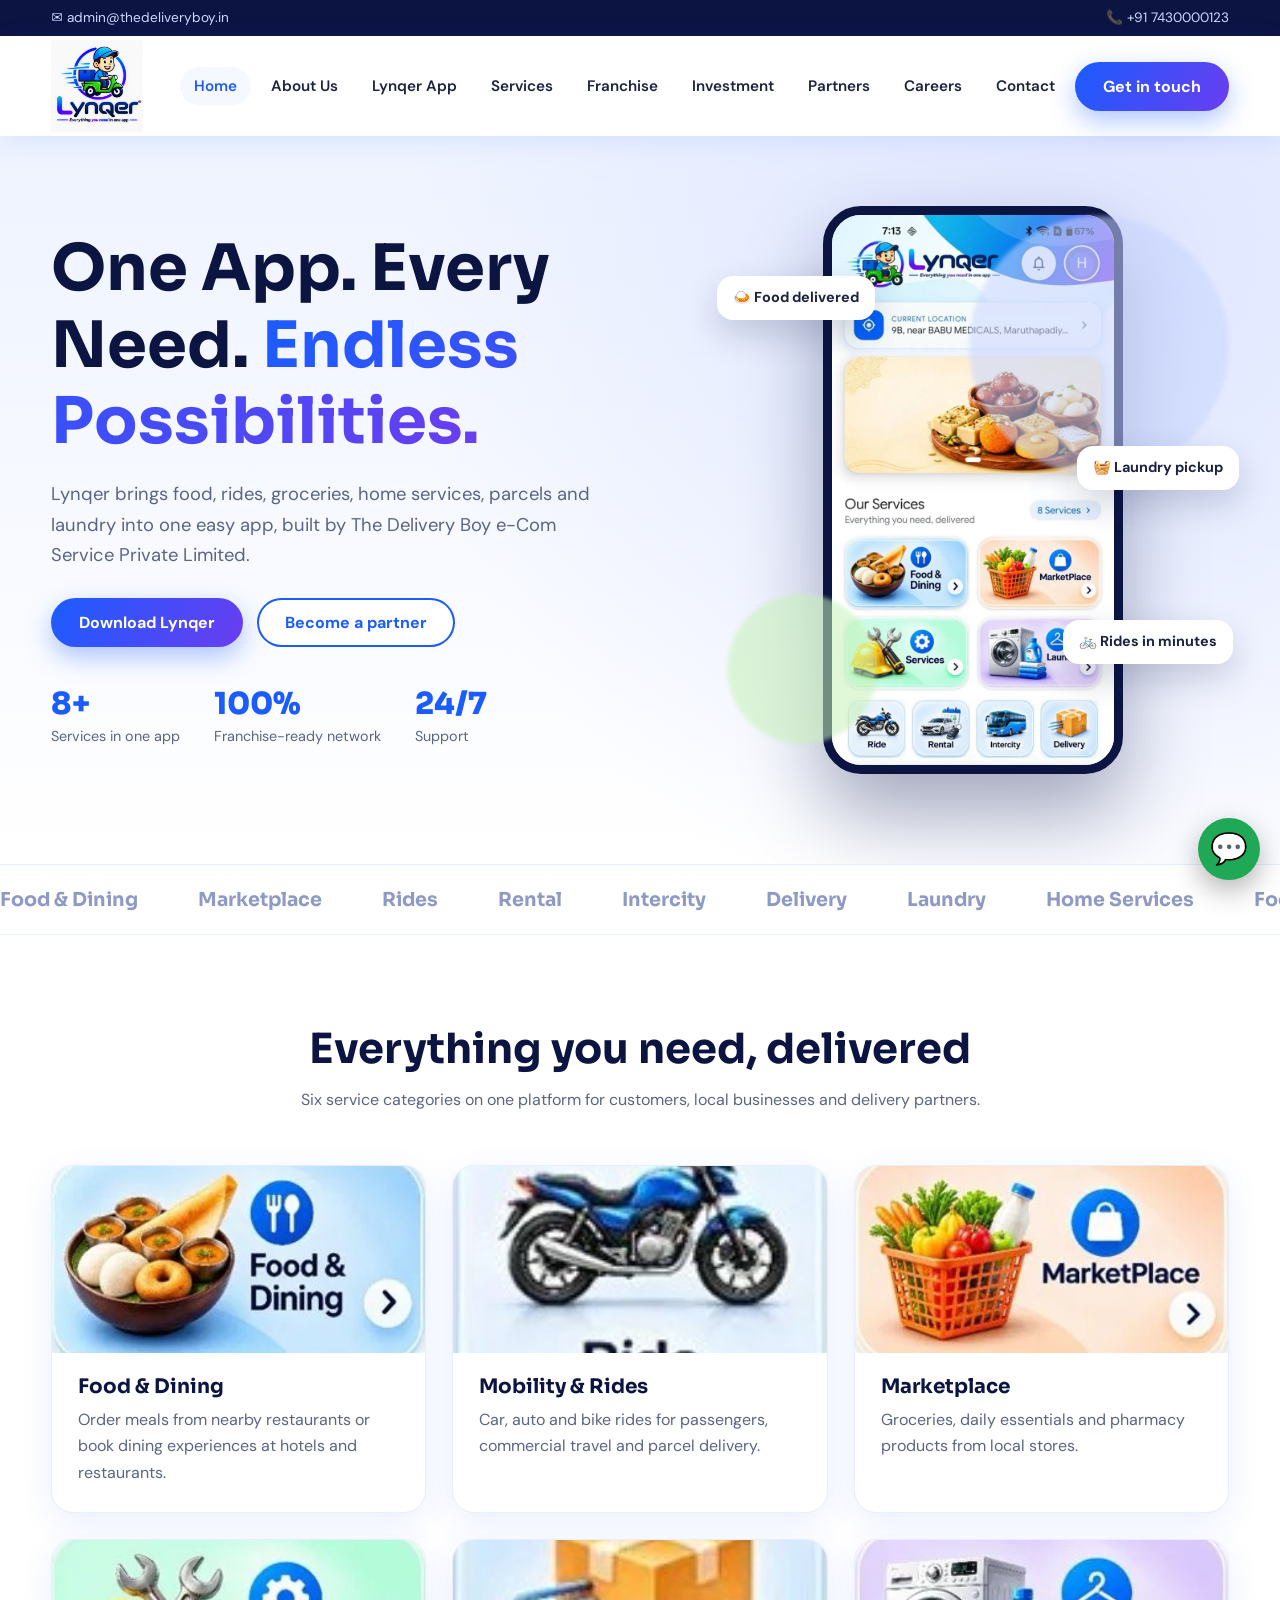
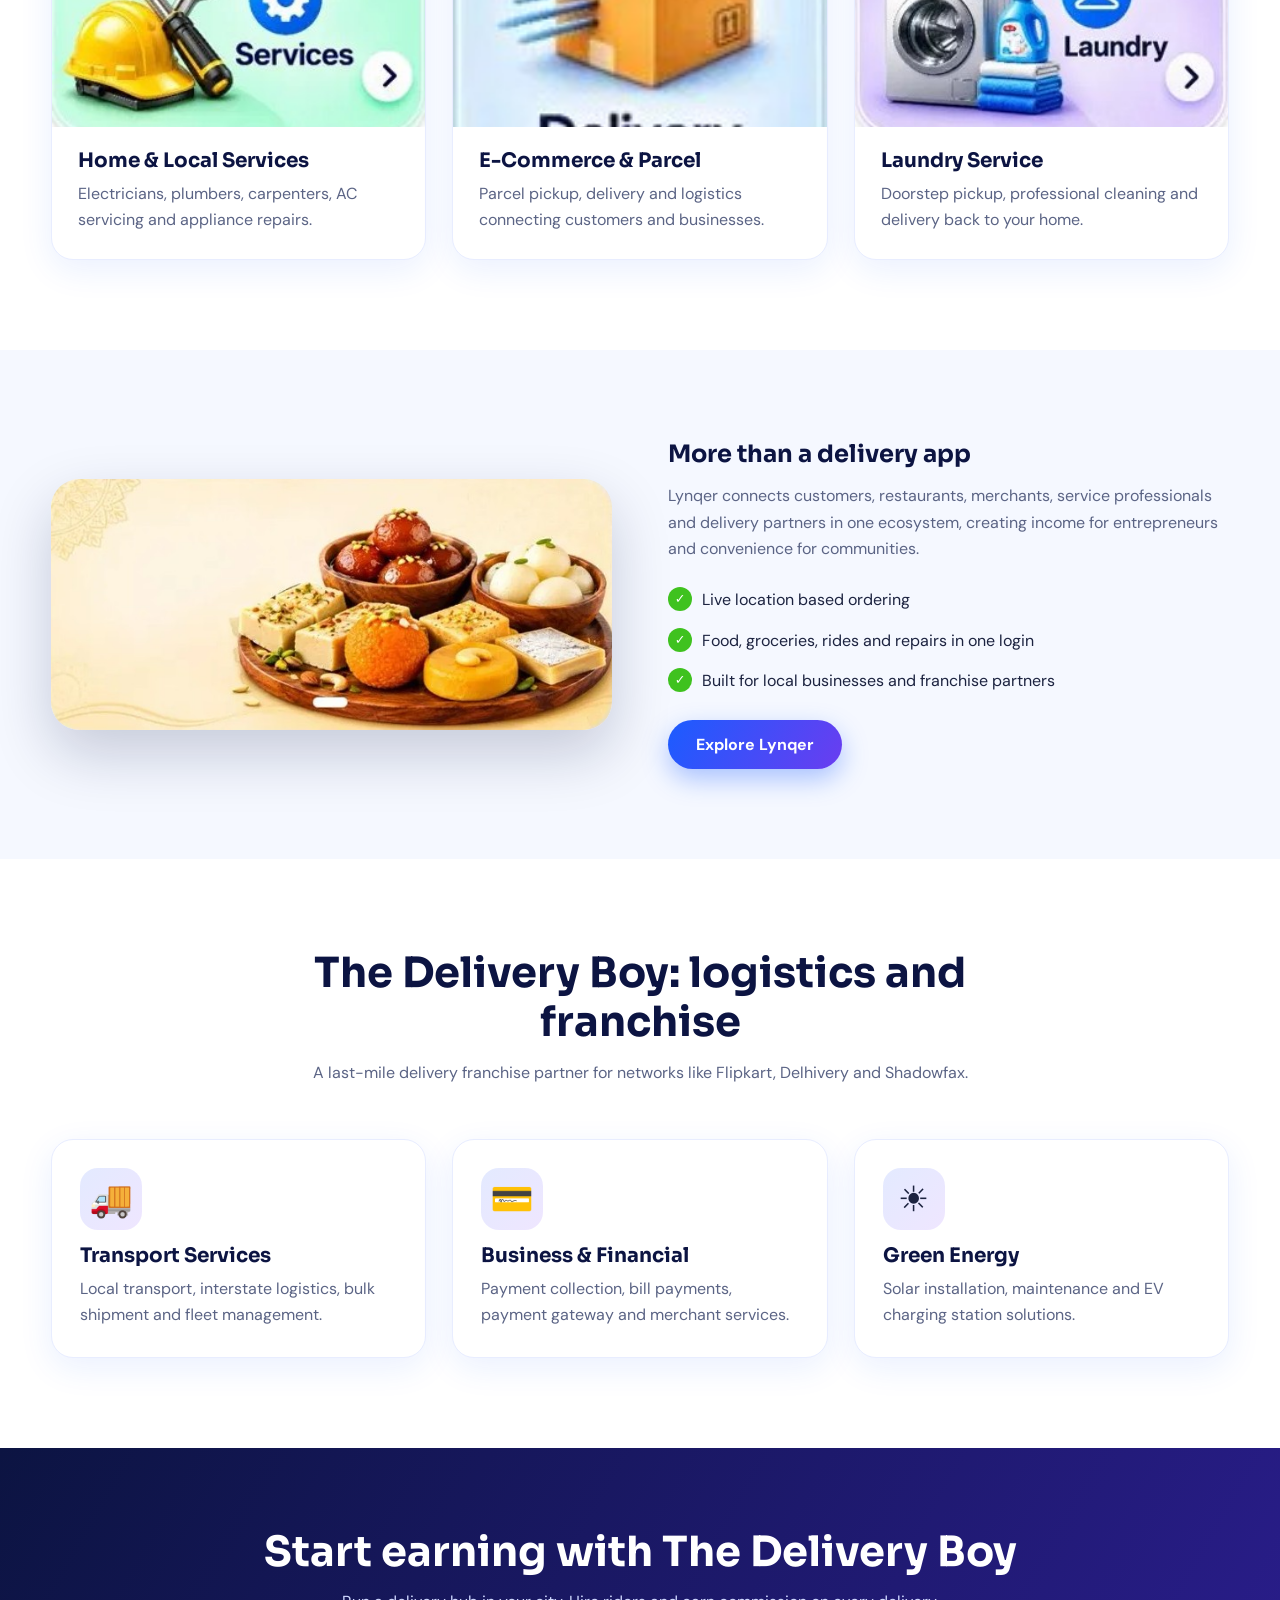
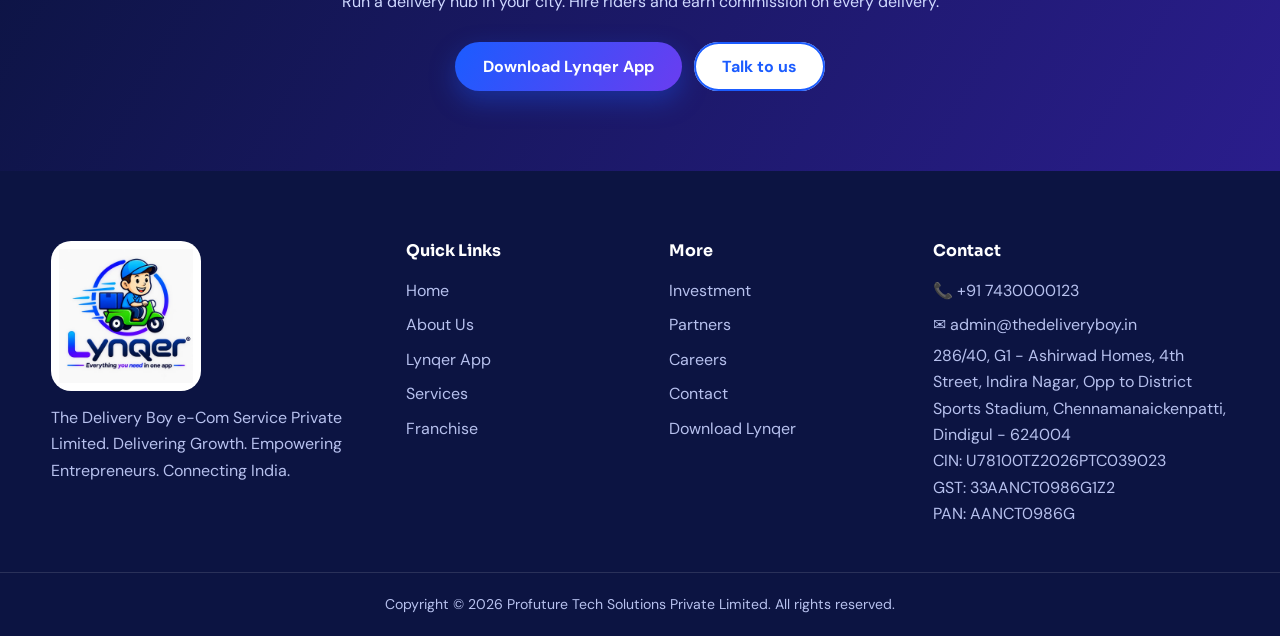
<file: site/index.html>
<!DOCTYPE html><html lang="en"><head><meta charset="utf-8"><meta name="viewport" content="width=device-width,initial-scale=1">
<title>Home | The Delivery Boy &amp; Lynqer</title><meta name="description" content="Lynqer - One App. Every Need. Endless Possibilities. Franchise, logistics and delivery by The Delivery Boy.">
<link rel="icon" href="assets/img/favicon.png"><link rel="preconnect" href="https://fonts.googleapis.com"><link rel="preconnect" href="https://fonts.gstatic.com" crossorigin>
<link href="https://fonts.googleapis.com/css2?family=DM+Sans:wght@400;500;700&family=Sora:wght@600;700;800&display=swap" rel="stylesheet">
<link rel="stylesheet" href="css/style.css"></head><body>
<div class="topbar"><div class="wrap"><span>✉ admin@thedeliveryboy.in</span><span>📞 +91 7430000123</span></div></div>
<header><div class="wrap"><a class="brand" href="index.html"><img src="assets/img/logo.png" alt="Lynqer - The Delivery Boy"></a>
<button class="burger" aria-label="Menu">☰</button><nav><ul><li><a href="index.html" class="on">Home</a></li><li><a href="about.html" class="">About Us</a></li><li><a href="lynqer.html" class="">Lynqer App</a></li><li><a href="services.html" class="">Services</a></li><li><a href="franchise.html" class="">Franchise</a></li><li><a href="investment.html" class="">Investment</a></li><li><a href="partners.html" class="">Partners</a></li><li><a href="careers.html" class="">Careers</a></li><li><a href="contact.html" class="">Contact</a></li><li><a class="btn" href="contact.html">Get in touch</a></li></ul></nav></div></header>

<section class="hero"><div class="wrap"><div><h1>One App. Every Need. <span class="grad">Endless Possibilities.</span></h1>
<p>Lynqer brings food, rides, groceries, home services, parcels and laundry into one easy app, built by The Delivery Boy e-Com Service Private Limited.</p>
<div class="cta"><a class="btn" href="#">Download Lynqer</a><a class="btn ghost" href="franchise.html">Become a partner</a></div>
<div class="stats"><div><b data-n="8" data-s="+">0</b><span>Services in one app</span></div><div><b data-n="100" data-s="%">0</b><span>Franchise-ready network</span></div><div><b data-n="24" data-s="/7">0</b><span>Support</span></div></div></div>
<div class="phone-stage"><div class="blob b1"></div><div class="blob b2"></div><div class="phone"><img src="assets/img/app-home.jpg" alt="Lynqer app home screen"></div>
<div class="chip c1">🍛 Food delivered</div><div class="chip c2">🚲 Rides in minutes</div><div class="chip c3">🧺 Laundry pickup</div></div></div></section>
<div class="marquee"><div><span>Food &amp; Dining</span><span>Marketplace</span><span>Rides</span><span>Rental</span><span>Intercity</span><span>Delivery</span><span>Laundry</span><span>Home Services</span><span>Food &amp; Dining</span><span>Marketplace</span><span>Rides</span><span>Rental</span><span>Intercity</span><span>Delivery</span><span>Laundry</span><span>Home Services</span></div></div>
<section class="sec"><div class="wrap"><div class="title rv"><h2>Everything you need, delivered</h2><p>Six service categories on one platform for customers, local businesses and delivery partners.</p></div><div class="grid g3"><div class="card svc rv"><img src="assets/img/food.jpg" alt="Food &amp; Dining"><div><h3>Food &amp; Dining</h3><p>Order meals from nearby restaurants or book dining experiences at hotels and restaurants.</p></div></div><div class="card svc rv"><img src="assets/img/ride.jpg" alt="Mobility &amp; Rides"><div><h3>Mobility &amp; Rides</h3><p>Car, auto and bike rides for passengers, commercial travel and parcel delivery.</p></div></div><div class="card svc rv"><img src="assets/img/market.jpg" alt="Marketplace"><div><h3>Marketplace</h3><p>Groceries, daily essentials and pharmacy products from local stores.</p></div></div><div class="card svc rv"><img src="assets/img/services.jpg" alt="Home &amp; Local Services"><div><h3>Home &amp; Local Services</h3><p>Electricians, plumbers, carpenters, AC servicing and appliance repairs.</p></div></div><div class="card svc rv"><img src="assets/img/delivery.jpg" alt="E-Commerce &amp; Parcel"><div><h3>E-Commerce &amp; Parcel</h3><p>Parcel pickup, delivery and logistics connecting customers and businesses.</p></div></div><div class="card svc rv"><img src="assets/img/laundry.jpg" alt="Laundry Service"><div><h3>Laundry Service</h3><p>Doorstep pickup, professional cleaning and delivery back to your home.</p></div></div></div></div></section>
<section class="sec alt"><div class="wrap split"><img class="big rv" src="assets/img/banner.jpg" alt="Lynqer offers"><div class="rv"><h2>More than a delivery app</h2><p style="margin:14px 0;color:var(--mute)">Lynqer connects customers, restaurants, merchants, service professionals and delivery partners in one ecosystem, creating income for entrepreneurs and convenience for communities.</p><ul class="ticks"><li>Live location based ordering</li><li>Food, groceries, rides and repairs in one login</li><li>Built for local businesses and franchise partners</li></ul><a class="btn" href="lynqer.html">Explore Lynqer</a></div></div></section>
<section class="sec"><div class="wrap"><div class="title rv"><h2>The Delivery Boy: logistics and franchise</h2><p>A last-mile delivery franchise partner for networks like Flipkart, Delhivery and Shadowfax.</p></div>
<div class="grid g3"><div class="card rv"><div class="ico">🚚</div><h3>Transport Services</h3><p>Local transport, interstate logistics, bulk shipment and fleet management.</p></div><div class="card rv"><div class="ico">💳</div><h3>Business &amp; Financial</h3><p>Payment collection, bill payments, payment gateway and merchant services.</p></div><div class="card rv"><div class="ico">☀️</div><h3>Green Energy</h3><p>Solar installation, maintenance and EV charging station solutions.</p></div></div></div></section>
<section class="band"><div class="wrap rv"><h2>Start earning with The Delivery Boy</h2><p>Run a delivery hub in your city. Hire riders and earn commission on every delivery.</p><div class="btns" style="justify-content:center"><a class="btn" href="#">Download Lynqer App</a><a class="btn ghost" href="contact.html">Talk to us</a></div></div></section>
<footer><div class="wrap"><div><div class="logo"><img src="assets/img/logo.png" alt="Lynqer"></div><p>The Delivery Boy e-Com Service Private Limited. Delivering Growth. Empowering Entrepreneurs. Connecting India.</p></div>
<div><h4>Quick Links</h4><a href="index.html">Home</a><a href="about.html">About Us</a><a href="lynqer.html">Lynqer App</a><a href="services.html">Services</a><a href="franchise.html">Franchise</a></div>
<div><h4>More</h4><a href="investment.html">Investment</a><a href="partners.html">Partners</a><a href="careers.html">Careers</a><a href="contact.html">Contact</a><a href="#">Download Lynqer</a></div>
<div><h4>Contact</h4><a href="tel:+917430000123">📞 +91 7430000123</a><a href="mailto:admin@thedeliveryboy.in">✉ admin@thedeliveryboy.in</a><p>286/40, G1 - Ashirwad Homes, 4th Street, Indira Nagar, Opp to District Sports Stadium, Chennamanaickenpatti, Dindigul - 624004</p>
<p>CIN: U78100TZ2026PTC039023<br>GST: 33AANCT0986G1Z2<br>PAN: AANCT0986G</p></div></div>
<div class="copy">Copyright © 2026 Profuture Tech Solutions Private Limited. All rights reserved.</div></footer>
<a class="wafloat" href="https://wa.me/917430000123?text=Hi%2C%20I%20want%20to%20know%20more%20about%20Lynqer" target="_blank" rel="noopener" aria-label="WhatsApp">💬</a>
<script src="js/main.js"></script></body></html>
</file>
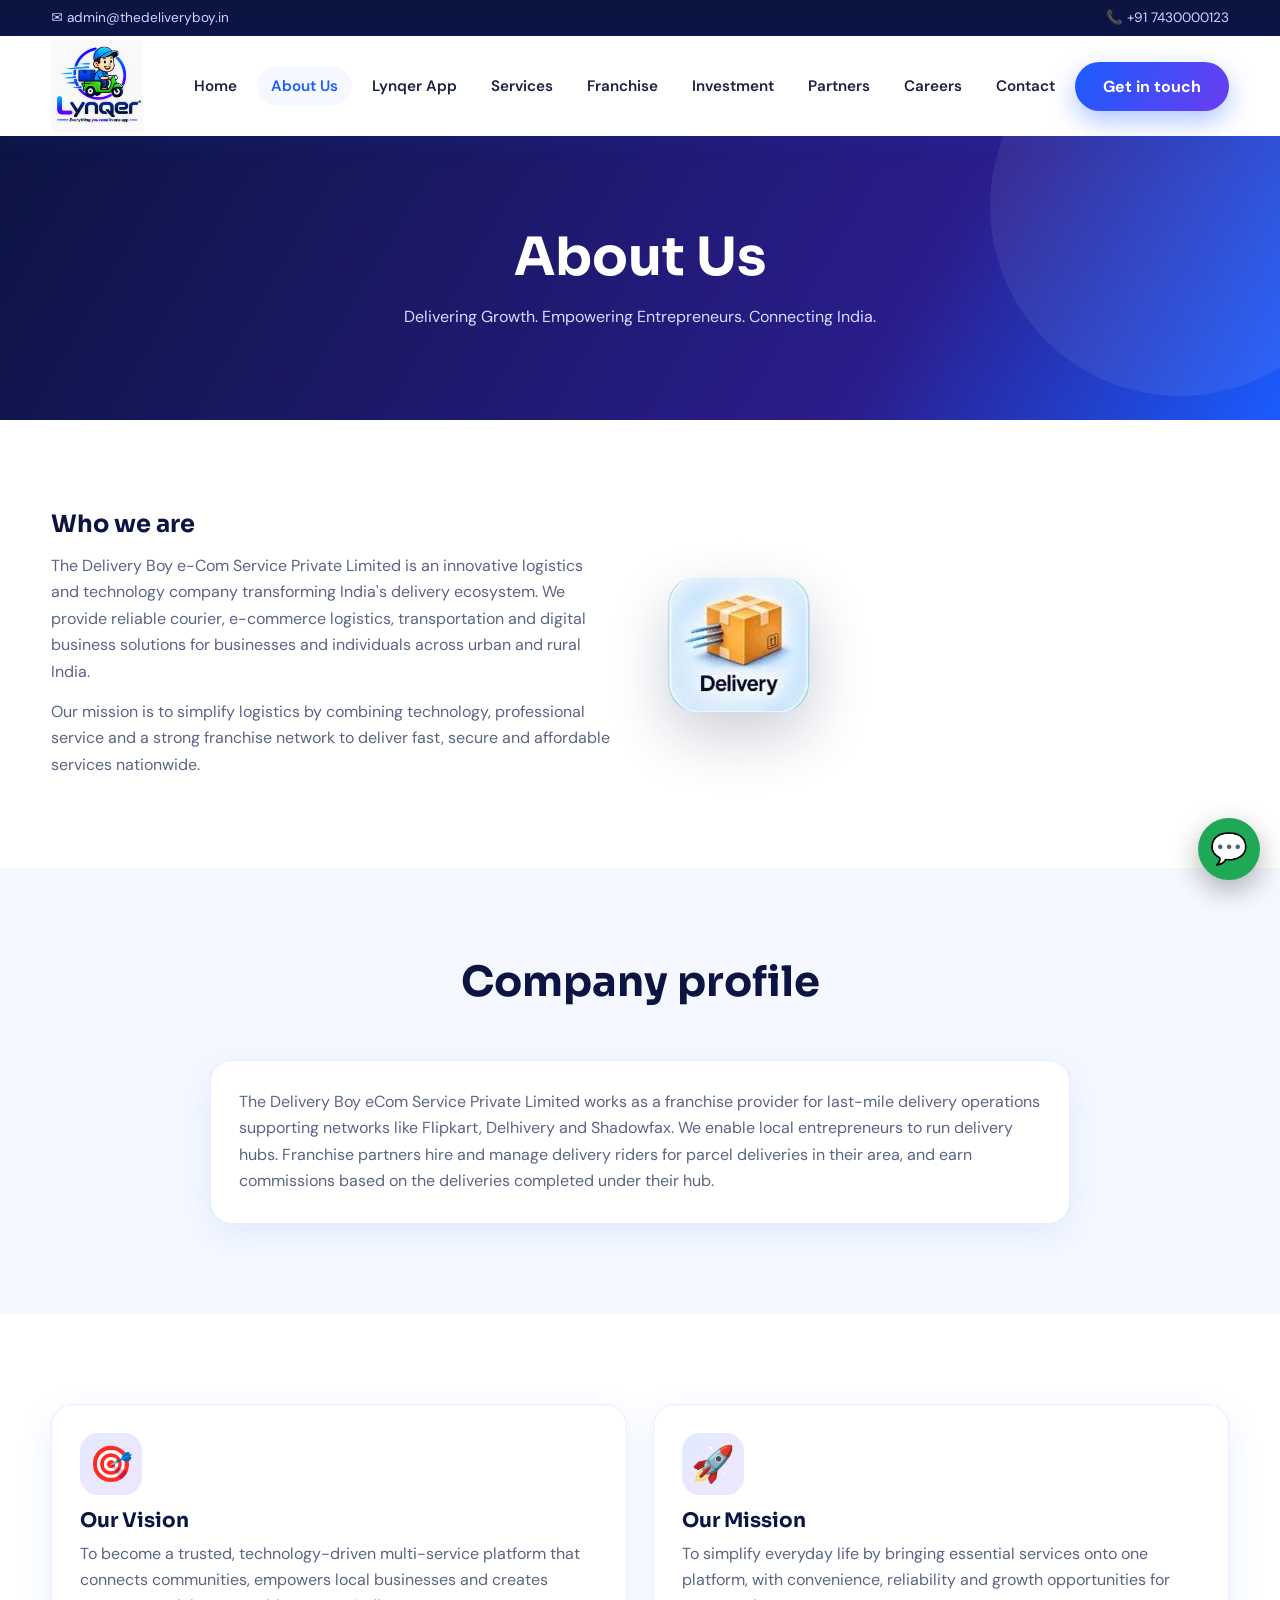
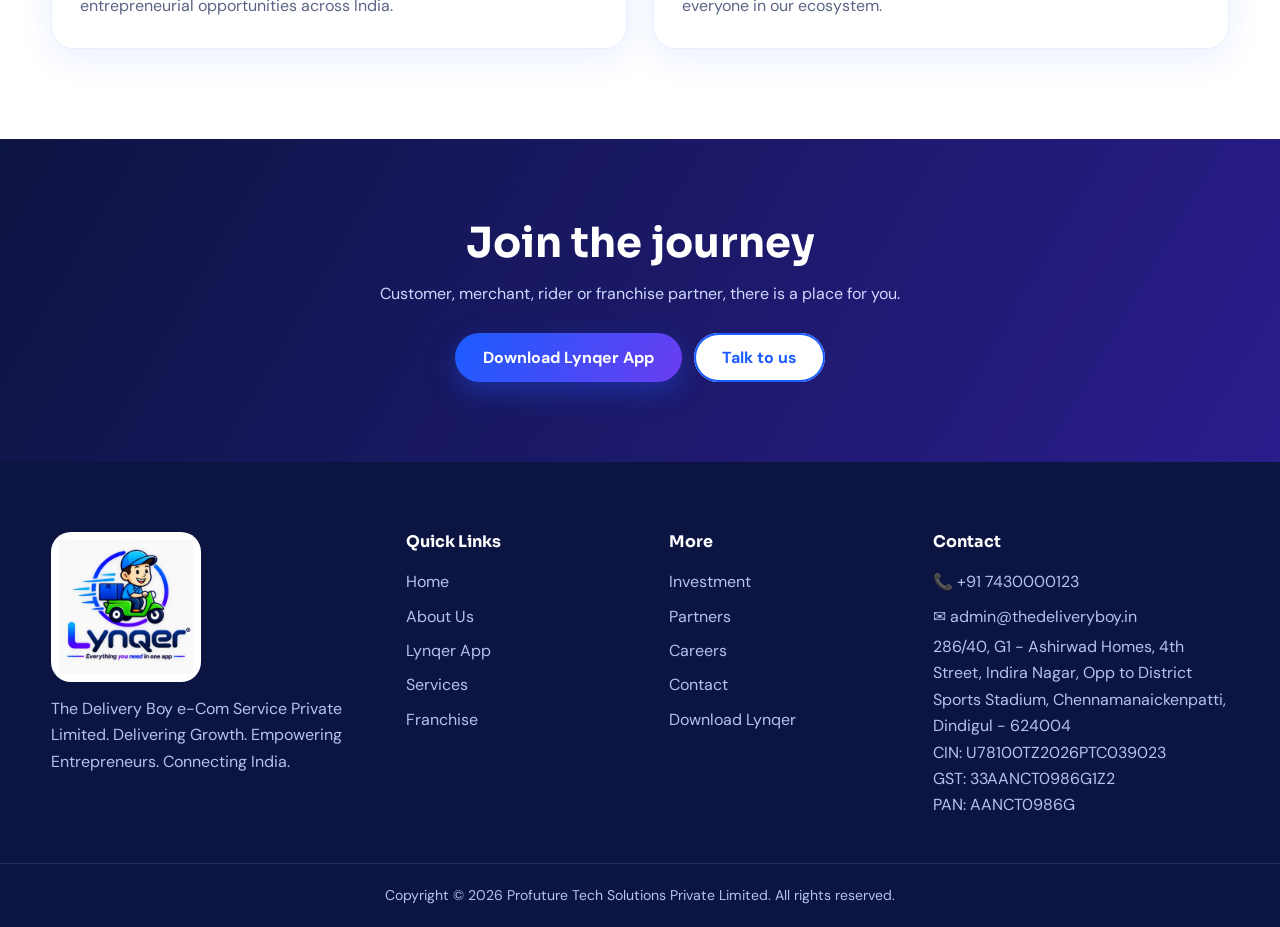
<file: site/about.html>
<!DOCTYPE html><html lang="en"><head><meta charset="utf-8"><meta name="viewport" content="width=device-width,initial-scale=1">
<title>About Us | The Delivery Boy &amp; Lynqer</title><meta name="description" content="About The Delivery Boy e-Com Service Private Limited and Lynqer.">
<link rel="icon" href="assets/img/favicon.png"><link rel="preconnect" href="https://fonts.googleapis.com"><link rel="preconnect" href="https://fonts.gstatic.com" crossorigin>
<link href="https://fonts.googleapis.com/css2?family=DM+Sans:wght@400;500;700&family=Sora:wght@600;700;800&display=swap" rel="stylesheet">
<link rel="stylesheet" href="css/style.css"></head><body>
<div class="topbar"><div class="wrap"><span>✉ admin@thedeliveryboy.in</span><span>📞 +91 7430000123</span></div></div>
<header><div class="wrap"><a class="brand" href="index.html"><img src="assets/img/logo.png" alt="Lynqer - The Delivery Boy"></a>
<button class="burger" aria-label="Menu">☰</button><nav><ul><li><a href="index.html" class="">Home</a></li><li><a href="about.html" class="on">About Us</a></li><li><a href="lynqer.html" class="">Lynqer App</a></li><li><a href="services.html" class="">Services</a></li><li><a href="franchise.html" class="">Franchise</a></li><li><a href="investment.html" class="">Investment</a></li><li><a href="partners.html" class="">Partners</a></li><li><a href="careers.html" class="">Careers</a></li><li><a href="contact.html" class="">Contact</a></li><li><a class="btn" href="contact.html">Get in touch</a></li></ul></nav></div></header>
<section class="page-hero"><div class="wrap"><h1>About Us</h1><p>Delivering Growth. Empowering Entrepreneurs. Connecting India.</p></div></section><section class="sec"><div class="wrap split"><div class="rv"><h2>Who we are</h2><p style="margin:14px 0;color:var(--mute)">The Delivery Boy e-Com Service Private Limited is an innovative logistics and technology company transforming India's delivery ecosystem. We provide reliable courier, e-commerce logistics, transportation and digital business solutions for businesses and individuals across urban and rural India.</p><p style="color:var(--mute)">Our mission is to simplify logistics by combining technology, professional service and a strong franchise network to deliver fast, secure and affordable services nationwide.</p></div><img class="big rv" src="assets/img/delivery.jpg" alt="Delivery"></div></section>
<section class="sec alt"><div class="wrap"><div class="title rv"><h2>Company profile</h2><p></p></div><div class="card rv" style="max-width:860px;margin:auto"><p>The Delivery Boy eCom Service Private Limited works as a franchise provider for last-mile delivery operations supporting networks like Flipkart, Delhivery and Shadowfax. We enable local entrepreneurs to run delivery hubs. Franchise partners hire and manage delivery riders for parcel deliveries in their area, and earn commissions based on the deliveries completed under their hub.</p></div></div></section>
<section class="sec"><div class="wrap grid g2"><div class="card rv"><div class="ico">🎯</div><h3>Our Vision</h3><p>To become a trusted, technology-driven multi-service platform that connects communities, empowers local businesses and creates entrepreneurial opportunities across India.</p></div><div class="card rv"><div class="ico">🚀</div><h3>Our Mission</h3><p>To simplify everyday life by bringing essential services onto one platform, with convenience, reliability and growth opportunities for everyone in our ecosystem.</p></div></div></section><section class="band"><div class="wrap rv"><h2>Join the journey</h2><p>Customer, merchant, rider or franchise partner, there is a place for you.</p><div class="btns" style="justify-content:center"><a class="btn" href="#">Download Lynqer App</a><a class="btn ghost" href="contact.html">Talk to us</a></div></div></section>
<footer><div class="wrap"><div><div class="logo"><img src="assets/img/logo.png" alt="Lynqer"></div><p>The Delivery Boy e-Com Service Private Limited. Delivering Growth. Empowering Entrepreneurs. Connecting India.</p></div>
<div><h4>Quick Links</h4><a href="index.html">Home</a><a href="about.html">About Us</a><a href="lynqer.html">Lynqer App</a><a href="services.html">Services</a><a href="franchise.html">Franchise</a></div>
<div><h4>More</h4><a href="investment.html">Investment</a><a href="partners.html">Partners</a><a href="careers.html">Careers</a><a href="contact.html">Contact</a><a href="#">Download Lynqer</a></div>
<div><h4>Contact</h4><a href="tel:+917430000123">📞 +91 7430000123</a><a href="mailto:admin@thedeliveryboy.in">✉ admin@thedeliveryboy.in</a><p>286/40, G1 - Ashirwad Homes, 4th Street, Indira Nagar, Opp to District Sports Stadium, Chennamanaickenpatti, Dindigul - 624004</p>
<p>CIN: U78100TZ2026PTC039023<br>GST: 33AANCT0986G1Z2<br>PAN: AANCT0986G</p></div></div>
<div class="copy">Copyright © 2026 Profuture Tech Solutions Private Limited. All rights reserved.</div></footer>
<a class="wafloat" href="https://wa.me/917430000123?text=Hi%2C%20I%20want%20to%20know%20more%20about%20Lynqer" target="_blank" rel="noopener" aria-label="WhatsApp">💬</a>
<script src="js/main.js"></script></body></html>
</file>
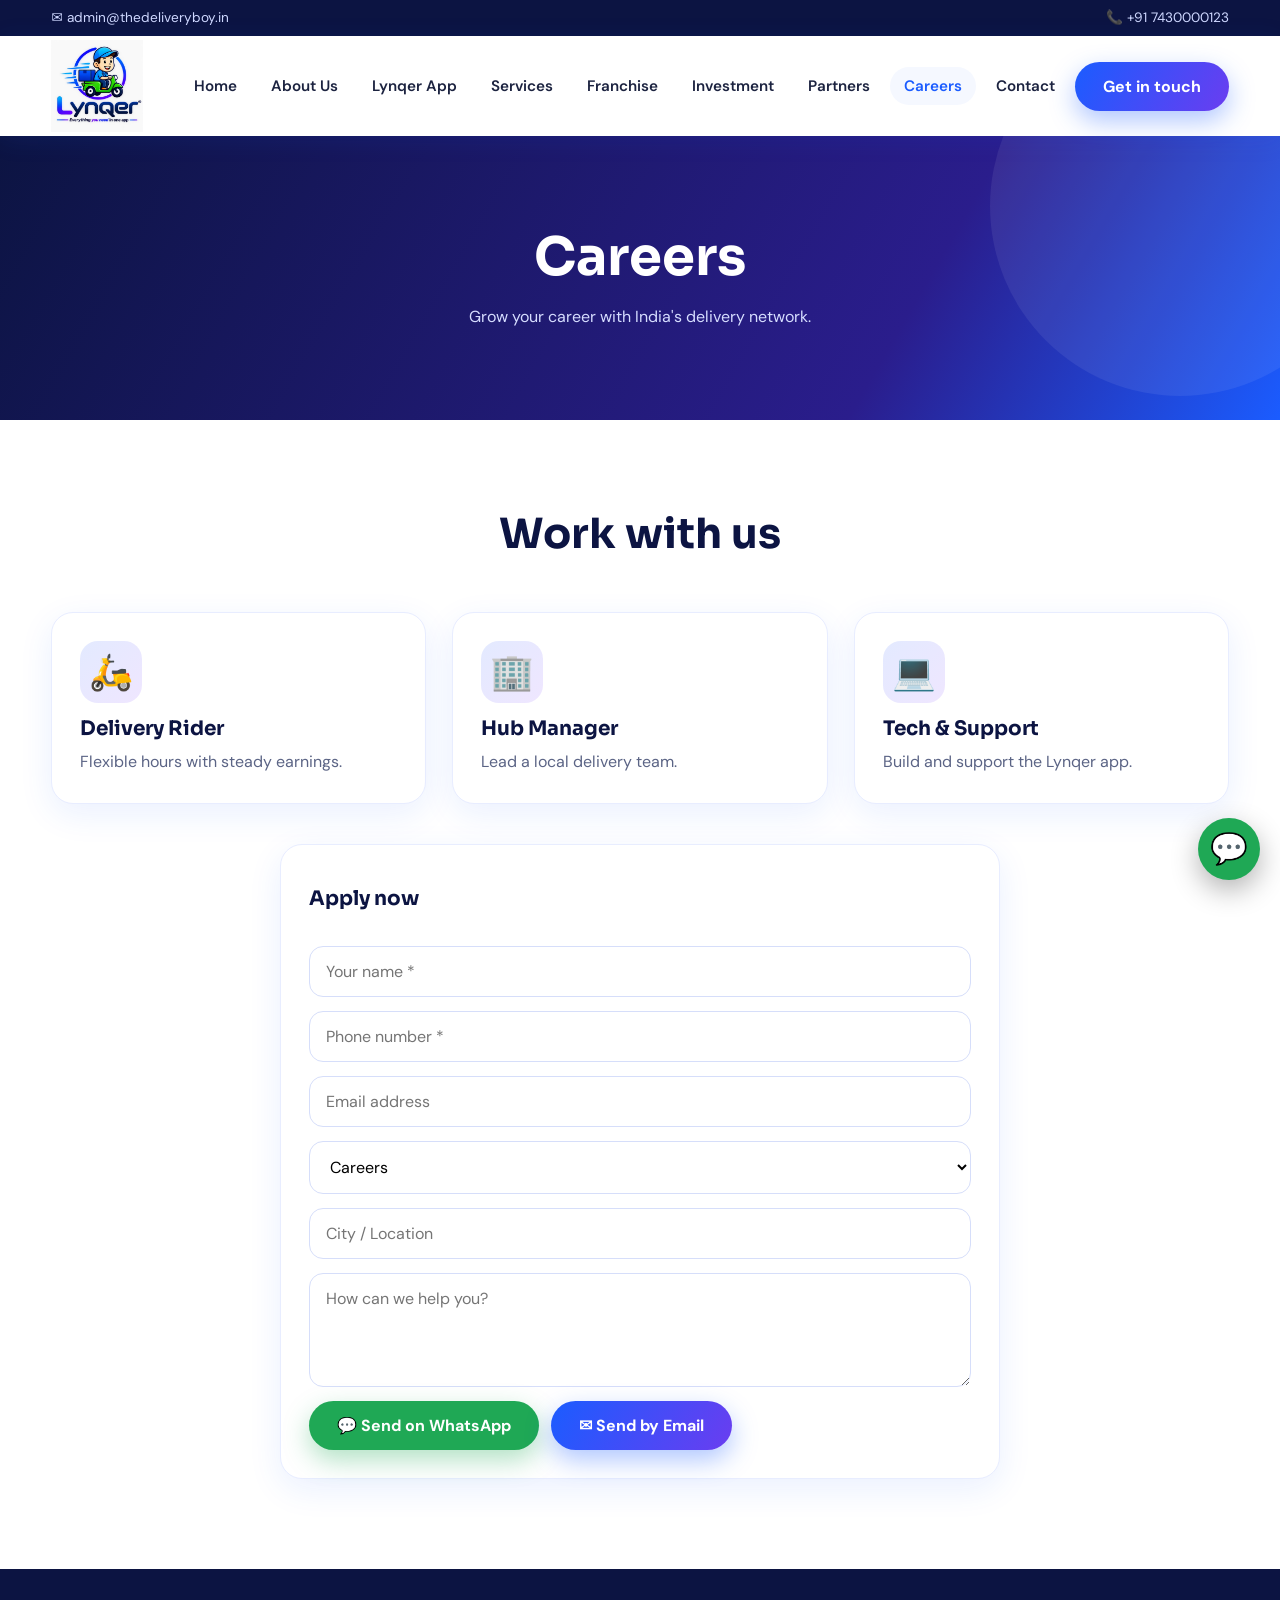
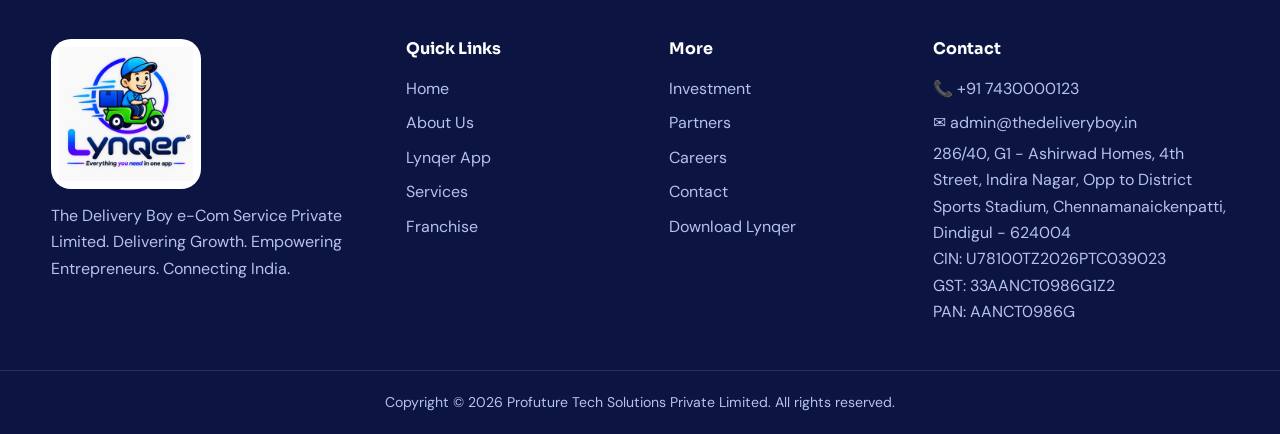
<file: site/careers.html>
<!DOCTYPE html><html lang="en"><head><meta charset="utf-8"><meta name="viewport" content="width=device-width,initial-scale=1">
<title>Careers | The Delivery Boy &amp; Lynqer</title><meta name="description" content="Join The Delivery Boy and Lynqer.">
<link rel="icon" href="assets/img/favicon.png"><link rel="preconnect" href="https://fonts.googleapis.com"><link rel="preconnect" href="https://fonts.gstatic.com" crossorigin>
<link href="https://fonts.googleapis.com/css2?family=DM+Sans:wght@400;500;700&family=Sora:wght@600;700;800&display=swap" rel="stylesheet">
<link rel="stylesheet" href="css/style.css"></head><body>
<div class="topbar"><div class="wrap"><span>✉ admin@thedeliveryboy.in</span><span>📞 +91 7430000123</span></div></div>
<header><div class="wrap"><a class="brand" href="index.html"><img src="assets/img/logo.png" alt="Lynqer - The Delivery Boy"></a>
<button class="burger" aria-label="Menu">☰</button><nav><ul><li><a href="index.html" class="">Home</a></li><li><a href="about.html" class="">About Us</a></li><li><a href="lynqer.html" class="">Lynqer App</a></li><li><a href="services.html" class="">Services</a></li><li><a href="franchise.html" class="">Franchise</a></li><li><a href="investment.html" class="">Investment</a></li><li><a href="partners.html" class="">Partners</a></li><li><a href="careers.html" class="on">Careers</a></li><li><a href="contact.html" class="">Contact</a></li><li><a class="btn" href="contact.html">Get in touch</a></li></ul></nav></div></header>
<section class="page-hero"><div class="wrap"><h1>Careers</h1><p>Grow your career with India's delivery network.</p></div></section><section class="sec"><div class="wrap"><div class="title rv"><h2>Work with us</h2><p></p></div><div class="grid g3"><div class="card rv"><div class="ico">🛵</div><h3>Delivery Rider</h3><p>Flexible hours with steady earnings.</p></div><div class="card rv"><div class="ico">🏢</div><h3>Hub Manager</h3><p>Lead a local delivery team.</p></div><div class="card rv"><div class="ico">💻</div><h3>Tech &amp; Support</h3><p>Build and support the Lynqer app.</p></div></div><div class="card rv" style="max-width:720px;margin:40px auto 0"><h3>Apply now</h3><br><form id="enquiry" onsubmit="return false"><input name="name" placeholder="Your name *" required><input name="phone" type="tel" placeholder="Phone number *" required><input name="email" type="email" placeholder="Email address"><select name="service"><option>Careers</option><option>Delivery Rider</option><option>Hub Manager</option><option>Tech & Support</option></select><input name="city" placeholder="City / Location"><textarea name="message" rows="4" placeholder="How can we help you?"></textarea>
<div class="btns"><button type="button" class="btn wa" id="sendWa">💬 Send on WhatsApp</button><button type="button" class="btn" id="sendMail">✉ Send by Email</button></div><div id="msg" class="msg" role="status"></div></form></div></div></section>
<footer><div class="wrap"><div><div class="logo"><img src="assets/img/logo.png" alt="Lynqer"></div><p>The Delivery Boy e-Com Service Private Limited. Delivering Growth. Empowering Entrepreneurs. Connecting India.</p></div>
<div><h4>Quick Links</h4><a href="index.html">Home</a><a href="about.html">About Us</a><a href="lynqer.html">Lynqer App</a><a href="services.html">Services</a><a href="franchise.html">Franchise</a></div>
<div><h4>More</h4><a href="investment.html">Investment</a><a href="partners.html">Partners</a><a href="careers.html">Careers</a><a href="contact.html">Contact</a><a href="#">Download Lynqer</a></div>
<div><h4>Contact</h4><a href="tel:+917430000123">📞 +91 7430000123</a><a href="mailto:admin@thedeliveryboy.in">✉ admin@thedeliveryboy.in</a><p>286/40, G1 - Ashirwad Homes, 4th Street, Indira Nagar, Opp to District Sports Stadium, Chennamanaickenpatti, Dindigul - 624004</p>
<p>CIN: U78100TZ2026PTC039023<br>GST: 33AANCT0986G1Z2<br>PAN: AANCT0986G</p></div></div>
<div class="copy">Copyright © 2026 Profuture Tech Solutions Private Limited. All rights reserved.</div></footer>
<a class="wafloat" href="https://wa.me/917430000123?text=Hi%2C%20I%20want%20to%20know%20more%20about%20Lynqer" target="_blank" rel="noopener" aria-label="WhatsApp">💬</a>
<script src="js/main.js"></script></body></html>
</file>
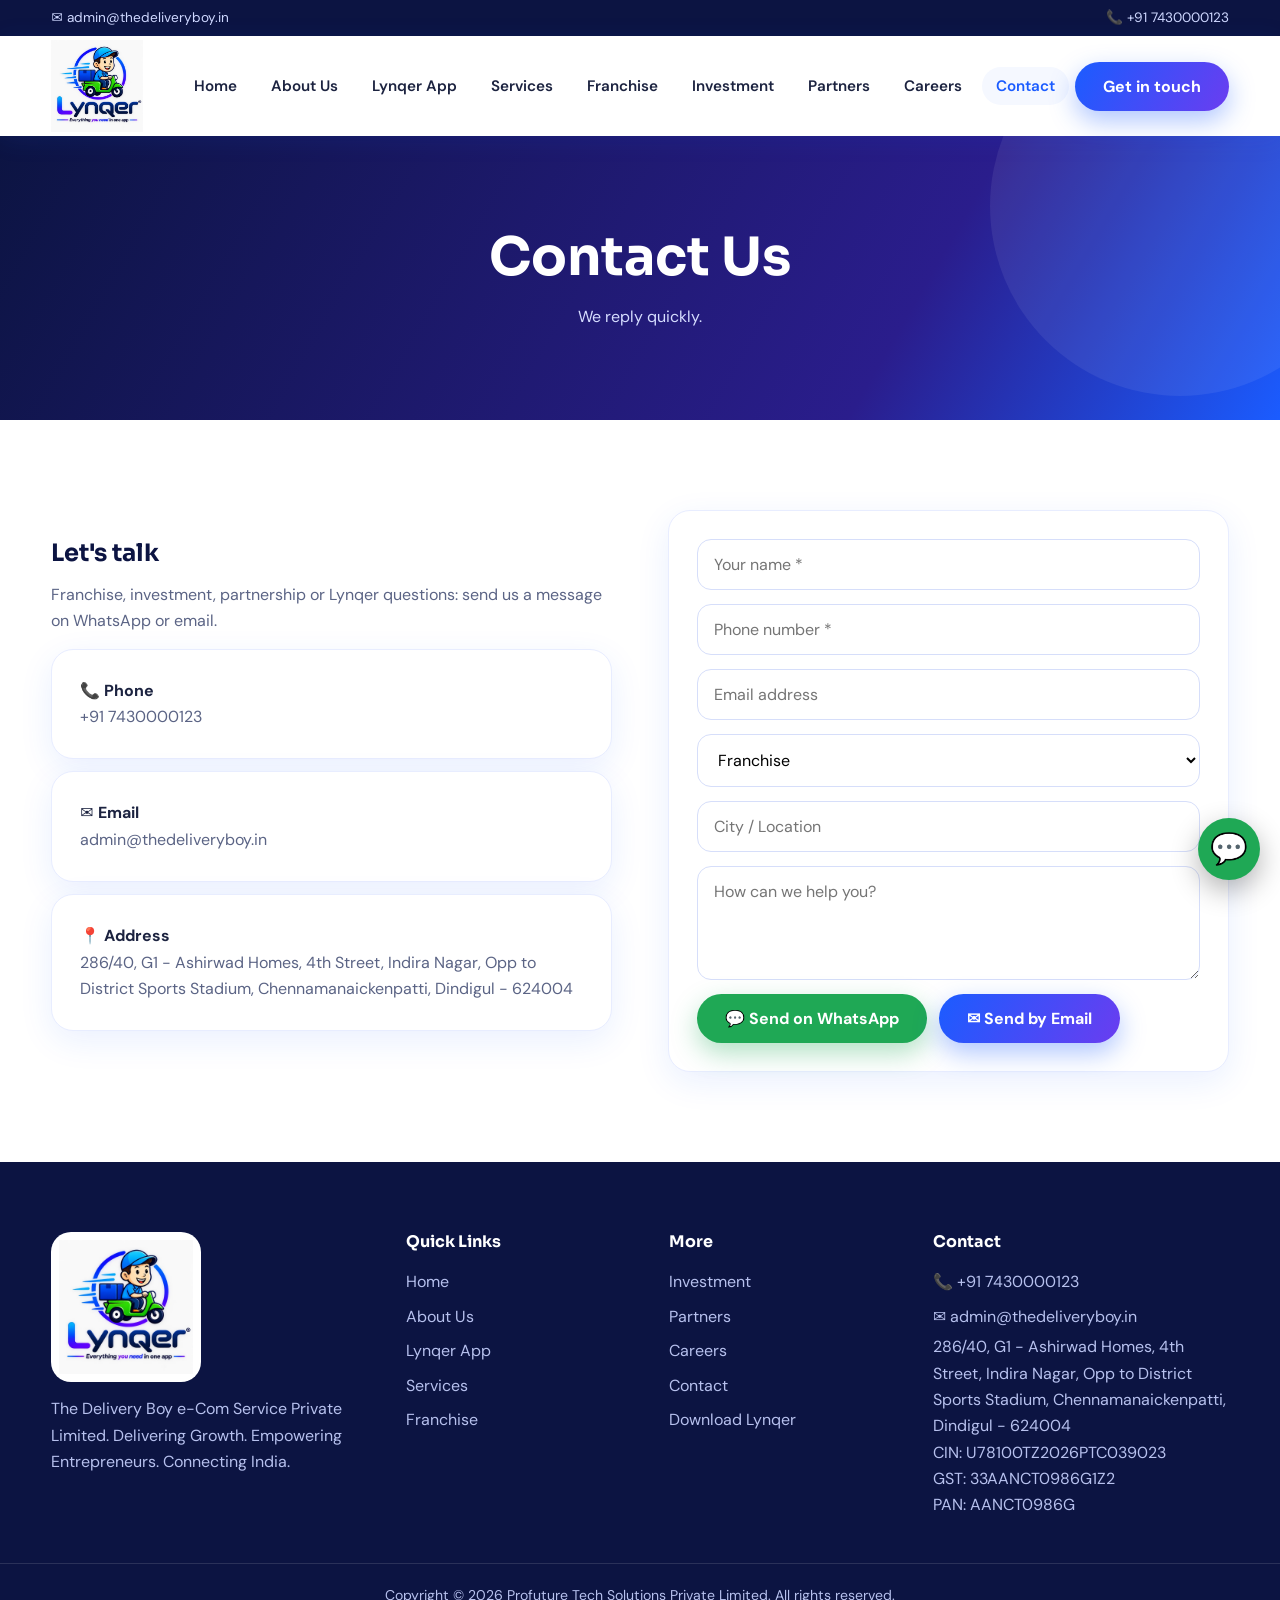
<file: site/contact.html>
<!DOCTYPE html><html lang="en"><head><meta charset="utf-8"><meta name="viewport" content="width=device-width,initial-scale=1">
<title>Contact | The Delivery Boy &amp; Lynqer</title><meta name="description" content="Contact The Delivery Boy and Lynqer.">
<link rel="icon" href="assets/img/favicon.png"><link rel="preconnect" href="https://fonts.googleapis.com"><link rel="preconnect" href="https://fonts.gstatic.com" crossorigin>
<link href="https://fonts.googleapis.com/css2?family=DM+Sans:wght@400;500;700&family=Sora:wght@600;700;800&display=swap" rel="stylesheet">
<link rel="stylesheet" href="css/style.css"></head><body>
<div class="topbar"><div class="wrap"><span>✉ admin@thedeliveryboy.in</span><span>📞 +91 7430000123</span></div></div>
<header><div class="wrap"><a class="brand" href="index.html"><img src="assets/img/logo.png" alt="Lynqer - The Delivery Boy"></a>
<button class="burger" aria-label="Menu">☰</button><nav><ul><li><a href="index.html" class="">Home</a></li><li><a href="about.html" class="">About Us</a></li><li><a href="lynqer.html" class="">Lynqer App</a></li><li><a href="services.html" class="">Services</a></li><li><a href="franchise.html" class="">Franchise</a></li><li><a href="investment.html" class="">Investment</a></li><li><a href="partners.html" class="">Partners</a></li><li><a href="careers.html" class="">Careers</a></li><li><a href="contact.html" class="on">Contact</a></li><li><a class="btn" href="contact.html">Get in touch</a></li></ul></nav></div></header>
<section class="page-hero"><div class="wrap"><h1>Contact Us</h1><p>We reply quickly.</p></div></section><section class="sec"><div class="wrap split"><div class="rv"><h2>Let's talk</h2><p style="margin:14px 0;color:var(--mute)">Franchise, investment, partnership or Lynqer questions: send us a message on WhatsApp or email.</p><div class="card" style="margin:12px 0"><b>📞 Phone</b><p><a href="tel:+917430000123">+91 7430000123</a></p></div><div class="card" style="margin:12px 0"><b>✉ Email</b><p><a href="mailto:admin@thedeliveryboy.in">admin@thedeliveryboy.in</a></p></div><div class="card" style="margin:12px 0"><b>📍 Address</b><p>286/40, G1 - Ashirwad Homes, 4th Street, Indira Nagar, Opp to District Sports Stadium, Chennamanaickenpatti, Dindigul - 624004</p></div></div><div class="card rv"><form id="enquiry" onsubmit="return false"><input name="name" placeholder="Your name *" required><input name="phone" type="tel" placeholder="Phone number *" required><input name="email" type="email" placeholder="Email address"><select name="service"><option>Franchise</option><option>Investment</option><option>Partner</option><option>Lynqer App</option><option>Others</option></select><input name="city" placeholder="City / Location"><textarea name="message" rows="4" placeholder="How can we help you?"></textarea>
<div class="btns"><button type="button" class="btn wa" id="sendWa">💬 Send on WhatsApp</button><button type="button" class="btn" id="sendMail">✉ Send by Email</button></div><div id="msg" class="msg" role="status"></div></form></div></div></section>
<footer><div class="wrap"><div><div class="logo"><img src="assets/img/logo.png" alt="Lynqer"></div><p>The Delivery Boy e-Com Service Private Limited. Delivering Growth. Empowering Entrepreneurs. Connecting India.</p></div>
<div><h4>Quick Links</h4><a href="index.html">Home</a><a href="about.html">About Us</a><a href="lynqer.html">Lynqer App</a><a href="services.html">Services</a><a href="franchise.html">Franchise</a></div>
<div><h4>More</h4><a href="investment.html">Investment</a><a href="partners.html">Partners</a><a href="careers.html">Careers</a><a href="contact.html">Contact</a><a href="#">Download Lynqer</a></div>
<div><h4>Contact</h4><a href="tel:+917430000123">📞 +91 7430000123</a><a href="mailto:admin@thedeliveryboy.in">✉ admin@thedeliveryboy.in</a><p>286/40, G1 - Ashirwad Homes, 4th Street, Indira Nagar, Opp to District Sports Stadium, Chennamanaickenpatti, Dindigul - 624004</p>
<p>CIN: U78100TZ2026PTC039023<br>GST: 33AANCT0986G1Z2<br>PAN: AANCT0986G</p></div></div>
<div class="copy">Copyright © 2026 Profuture Tech Solutions Private Limited. All rights reserved.</div></footer>
<a class="wafloat" href="https://wa.me/917430000123?text=Hi%2C%20I%20want%20to%20know%20more%20about%20Lynqer" target="_blank" rel="noopener" aria-label="WhatsApp">💬</a>
<script src="js/main.js"></script></body></html>
</file>
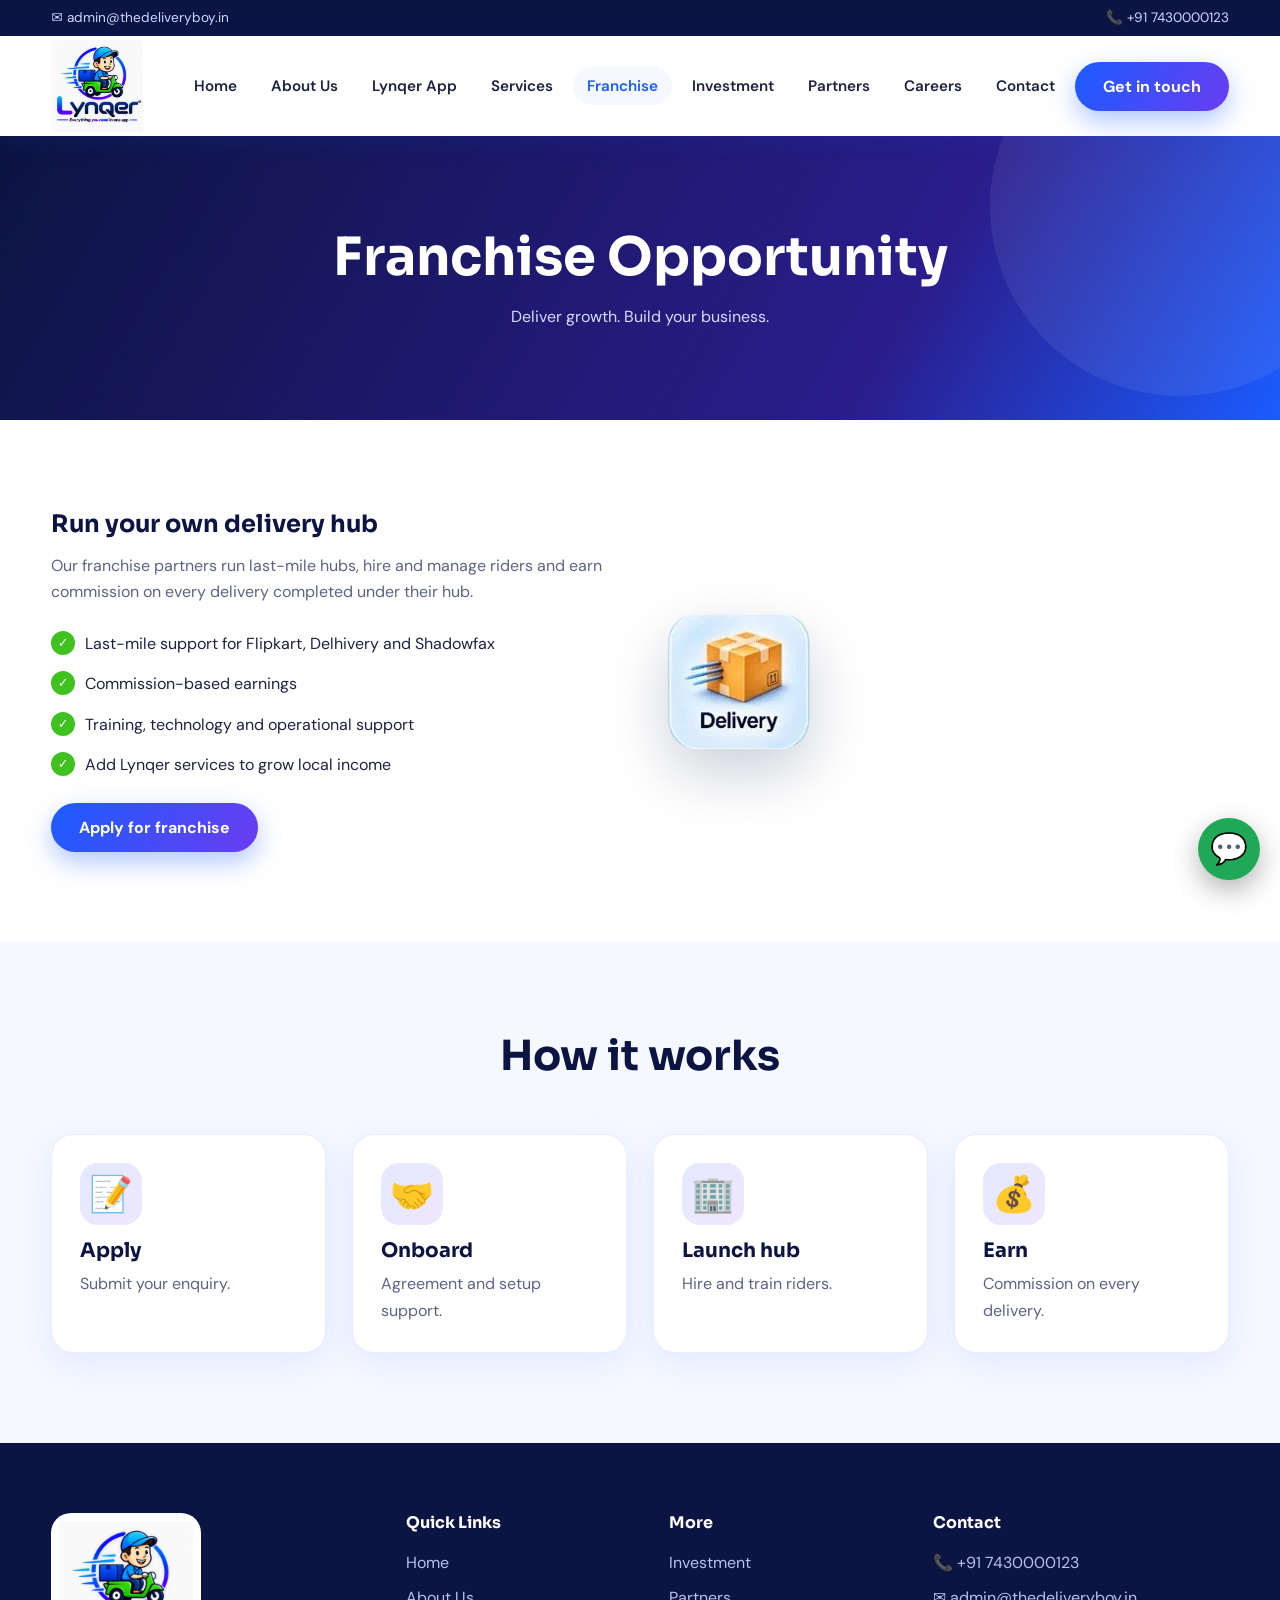
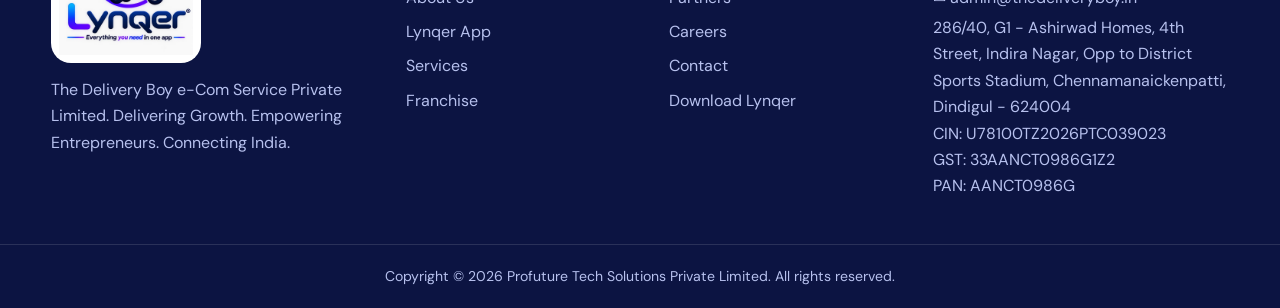
<file: site/franchise.html>
<!DOCTYPE html><html lang="en"><head><meta charset="utf-8"><meta name="viewport" content="width=device-width,initial-scale=1">
<title>Franchise | The Delivery Boy &amp; Lynqer</title><meta name="description" content="Logistics franchise opportunity across India.">
<link rel="icon" href="assets/img/favicon.png"><link rel="preconnect" href="https://fonts.googleapis.com"><link rel="preconnect" href="https://fonts.gstatic.com" crossorigin>
<link href="https://fonts.googleapis.com/css2?family=DM+Sans:wght@400;500;700&family=Sora:wght@600;700;800&display=swap" rel="stylesheet">
<link rel="stylesheet" href="css/style.css"></head><body>
<div class="topbar"><div class="wrap"><span>✉ admin@thedeliveryboy.in</span><span>📞 +91 7430000123</span></div></div>
<header><div class="wrap"><a class="brand" href="index.html"><img src="assets/img/logo.png" alt="Lynqer - The Delivery Boy"></a>
<button class="burger" aria-label="Menu">☰</button><nav><ul><li><a href="index.html" class="">Home</a></li><li><a href="about.html" class="">About Us</a></li><li><a href="lynqer.html" class="">Lynqer App</a></li><li><a href="services.html" class="">Services</a></li><li><a href="franchise.html" class="on">Franchise</a></li><li><a href="investment.html" class="">Investment</a></li><li><a href="partners.html" class="">Partners</a></li><li><a href="careers.html" class="">Careers</a></li><li><a href="contact.html" class="">Contact</a></li><li><a class="btn" href="contact.html">Get in touch</a></li></ul></nav></div></header>
<section class="page-hero"><div class="wrap"><h1>Franchise Opportunity</h1><p>Deliver growth. Build your business.</p></div></section><section class="sec"><div class="wrap split"><div class="rv"><h2>Run your own delivery hub</h2><p style="margin:14px 0;color:var(--mute)">Our franchise partners run last-mile hubs, hire and manage riders and earn commission on every delivery completed under their hub.</p><ul class="ticks"><li>Last-mile support for Flipkart, Delhivery and Shadowfax</li><li>Commission-based earnings</li><li>Training, technology and operational support</li><li>Add Lynqer services to grow local income</li></ul><a class="btn" href="contact.html">Apply for franchise</a></div><img class="big rv" src="assets/img/delivery.jpg" alt="Franchise delivery"></div></section>
<section class="sec alt"><div class="wrap"><div class="title rv"><h2>How it works</h2><p></p></div><div class="grid g4"><div class="card rv"><div class="ico">📝</div><h3>Apply</h3><p>Submit your enquiry.</p></div><div class="card rv"><div class="ico">🤝</div><h3>Onboard</h3><p>Agreement and setup support.</p></div><div class="card rv"><div class="ico">🏢</div><h3>Launch hub</h3><p>Hire and train riders.</p></div><div class="card rv"><div class="ico">💰</div><h3>Earn</h3><p>Commission on every delivery.</p></div></div></div></section>
<footer><div class="wrap"><div><div class="logo"><img src="assets/img/logo.png" alt="Lynqer"></div><p>The Delivery Boy e-Com Service Private Limited. Delivering Growth. Empowering Entrepreneurs. Connecting India.</p></div>
<div><h4>Quick Links</h4><a href="index.html">Home</a><a href="about.html">About Us</a><a href="lynqer.html">Lynqer App</a><a href="services.html">Services</a><a href="franchise.html">Franchise</a></div>
<div><h4>More</h4><a href="investment.html">Investment</a><a href="partners.html">Partners</a><a href="careers.html">Careers</a><a href="contact.html">Contact</a><a href="#">Download Lynqer</a></div>
<div><h4>Contact</h4><a href="tel:+917430000123">📞 +91 7430000123</a><a href="mailto:admin@thedeliveryboy.in">✉ admin@thedeliveryboy.in</a><p>286/40, G1 - Ashirwad Homes, 4th Street, Indira Nagar, Opp to District Sports Stadium, Chennamanaickenpatti, Dindigul - 624004</p>
<p>CIN: U78100TZ2026PTC039023<br>GST: 33AANCT0986G1Z2<br>PAN: AANCT0986G</p></div></div>
<div class="copy">Copyright © 2026 Profuture Tech Solutions Private Limited. All rights reserved.</div></footer>
<a class="wafloat" href="https://wa.me/917430000123?text=Hi%2C%20I%20want%20to%20know%20more%20about%20Lynqer" target="_blank" rel="noopener" aria-label="WhatsApp">💬</a>
<script src="js/main.js"></script></body></html>
</file>
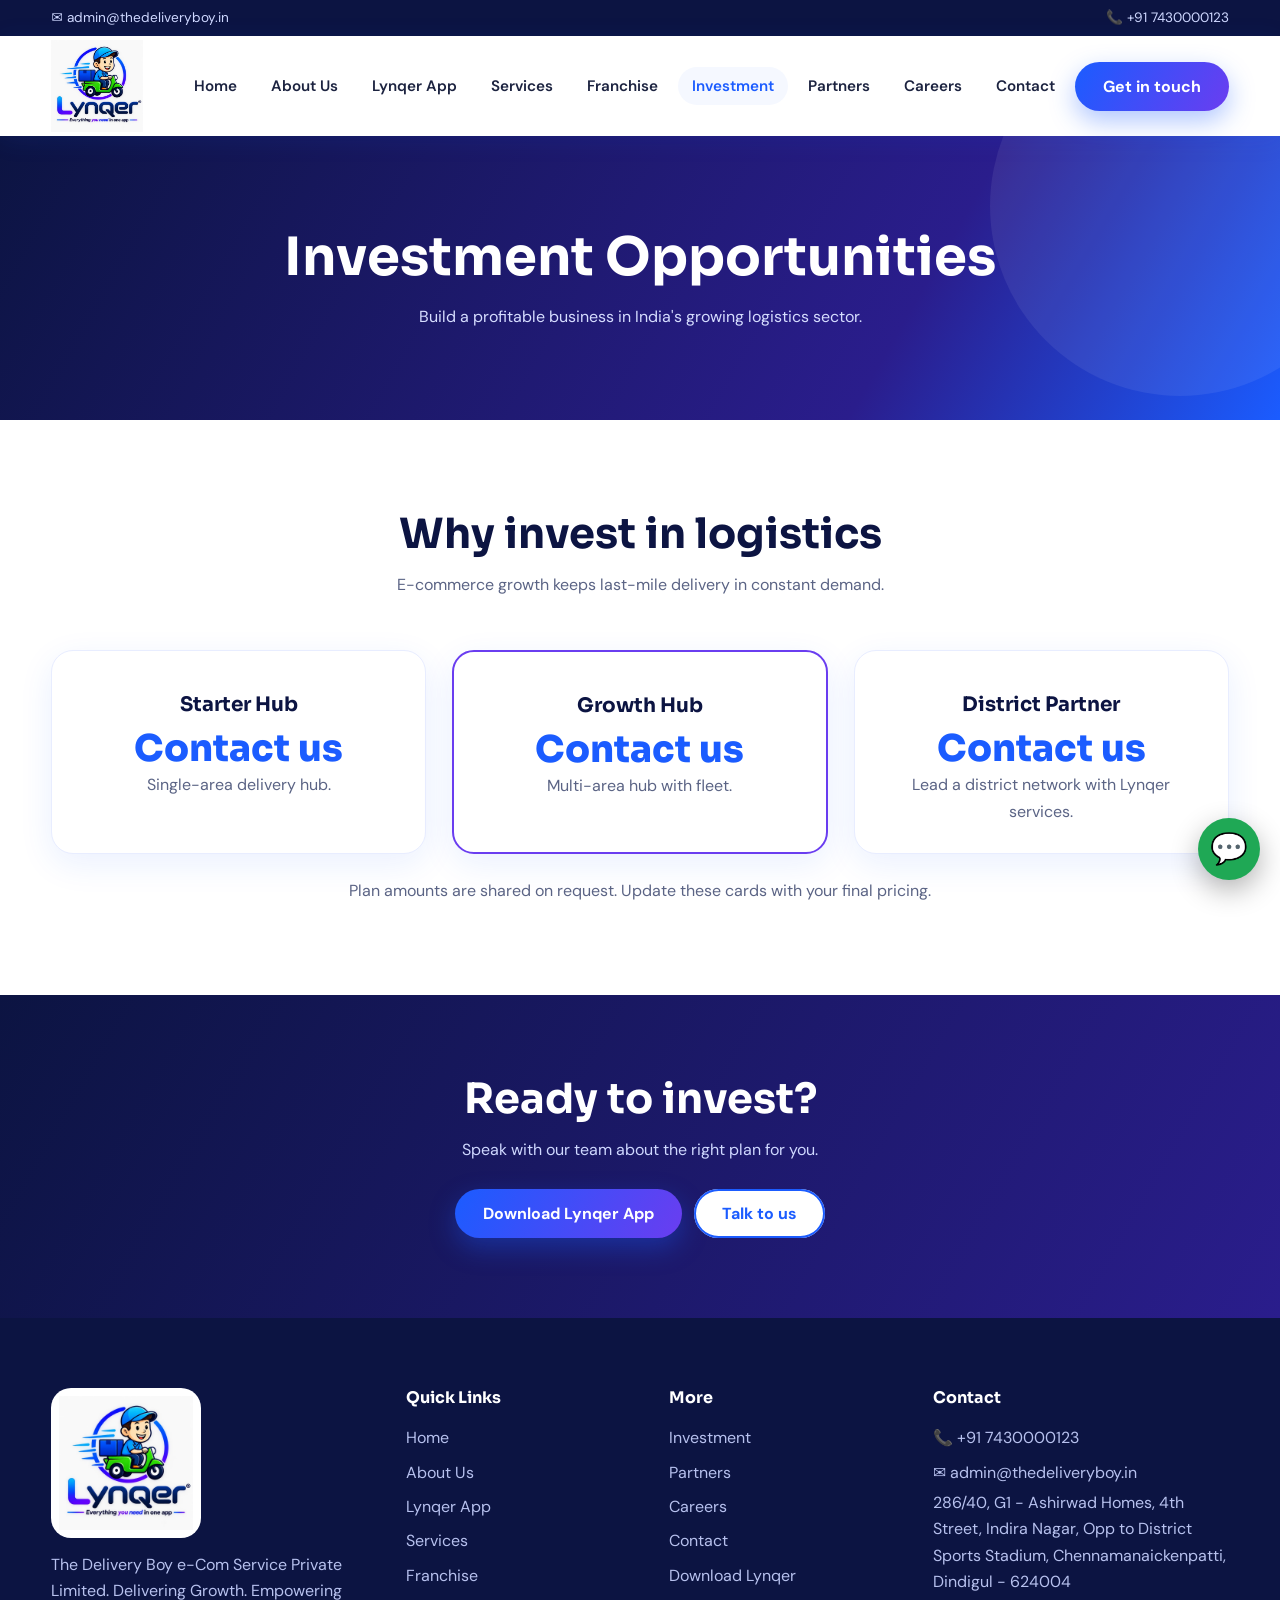
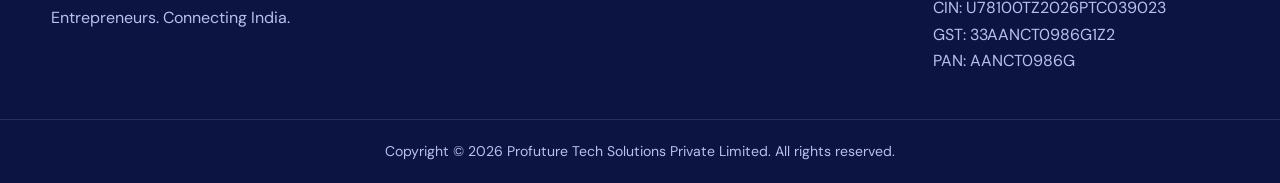
<file: site/investment.html>
<!DOCTYPE html><html lang="en"><head><meta charset="utf-8"><meta name="viewport" content="width=device-width,initial-scale=1">
<title>Investment | The Delivery Boy &amp; Lynqer</title><meta name="description" content="Logistics investment opportunities.">
<link rel="icon" href="assets/img/favicon.png"><link rel="preconnect" href="https://fonts.googleapis.com"><link rel="preconnect" href="https://fonts.gstatic.com" crossorigin>
<link href="https://fonts.googleapis.com/css2?family=DM+Sans:wght@400;500;700&family=Sora:wght@600;700;800&display=swap" rel="stylesheet">
<link rel="stylesheet" href="css/style.css"></head><body>
<div class="topbar"><div class="wrap"><span>✉ admin@thedeliveryboy.in</span><span>📞 +91 7430000123</span></div></div>
<header><div class="wrap"><a class="brand" href="index.html"><img src="assets/img/logo.png" alt="Lynqer - The Delivery Boy"></a>
<button class="burger" aria-label="Menu">☰</button><nav><ul><li><a href="index.html" class="">Home</a></li><li><a href="about.html" class="">About Us</a></li><li><a href="lynqer.html" class="">Lynqer App</a></li><li><a href="services.html" class="">Services</a></li><li><a href="franchise.html" class="">Franchise</a></li><li><a href="investment.html" class="on">Investment</a></li><li><a href="partners.html" class="">Partners</a></li><li><a href="careers.html" class="">Careers</a></li><li><a href="contact.html" class="">Contact</a></li><li><a class="btn" href="contact.html">Get in touch</a></li></ul></nav></div></header>
<section class="page-hero"><div class="wrap"><h1>Investment Opportunities</h1><p>Build a profitable business in India's growing logistics sector.</p></div></section><section class="sec"><div class="wrap"><div class="title rv"><h2>Why invest in logistics</h2><p>E-commerce growth keeps last-mile delivery in constant demand.</p></div><div class="grid g3"><div class="card price rv "><h3>Starter Hub</h3><div class="amt">Contact us</div><p>Single-area delivery hub.</p></div><div class="card price rv hot"><h3>Growth Hub</h3><div class="amt">Contact us</div><p>Multi-area hub with fleet.</p></div><div class="card price rv "><h3>District Partner</h3><div class="amt">Contact us</div><p>Lead a district network with Lynqer services.</p></div></div><p style="text-align:center;margin-top:24px;color:var(--mute)">Plan amounts are shared on request. Update these cards with your final pricing.</p></div></section><section class="band"><div class="wrap rv"><h2>Ready to invest?</h2><p>Speak with our team about the right plan for you.</p><div class="btns" style="justify-content:center"><a class="btn" href="#">Download Lynqer App</a><a class="btn ghost" href="contact.html">Talk to us</a></div></div></section>
<footer><div class="wrap"><div><div class="logo"><img src="assets/img/logo.png" alt="Lynqer"></div><p>The Delivery Boy e-Com Service Private Limited. Delivering Growth. Empowering Entrepreneurs. Connecting India.</p></div>
<div><h4>Quick Links</h4><a href="index.html">Home</a><a href="about.html">About Us</a><a href="lynqer.html">Lynqer App</a><a href="services.html">Services</a><a href="franchise.html">Franchise</a></div>
<div><h4>More</h4><a href="investment.html">Investment</a><a href="partners.html">Partners</a><a href="careers.html">Careers</a><a href="contact.html">Contact</a><a href="#">Download Lynqer</a></div>
<div><h4>Contact</h4><a href="tel:+917430000123">📞 +91 7430000123</a><a href="mailto:admin@thedeliveryboy.in">✉ admin@thedeliveryboy.in</a><p>286/40, G1 - Ashirwad Homes, 4th Street, Indira Nagar, Opp to District Sports Stadium, Chennamanaickenpatti, Dindigul - 624004</p>
<p>CIN: U78100TZ2026PTC039023<br>GST: 33AANCT0986G1Z2<br>PAN: AANCT0986G</p></div></div>
<div class="copy">Copyright © 2026 Profuture Tech Solutions Private Limited. All rights reserved.</div></footer>
<a class="wafloat" href="https://wa.me/917430000123?text=Hi%2C%20I%20want%20to%20know%20more%20about%20Lynqer" target="_blank" rel="noopener" aria-label="WhatsApp">💬</a>
<script src="js/main.js"></script></body></html>
</file>
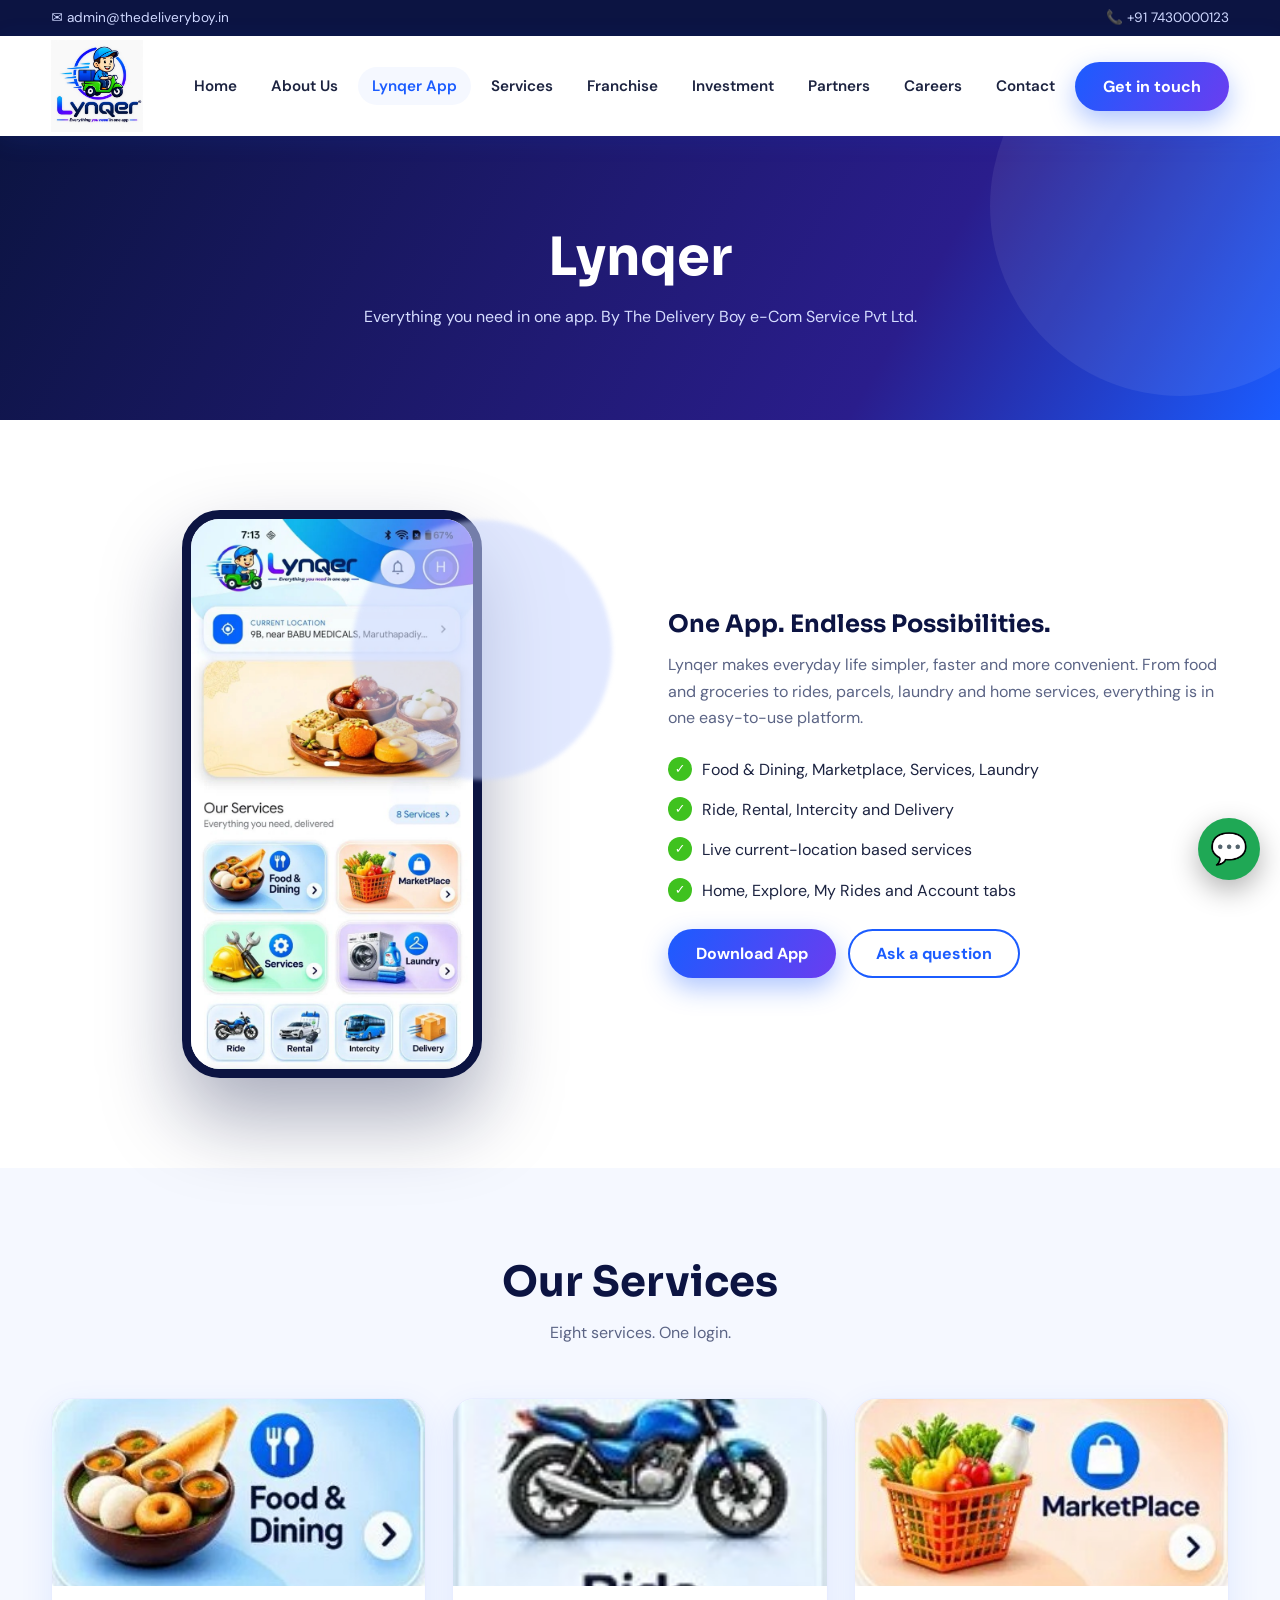
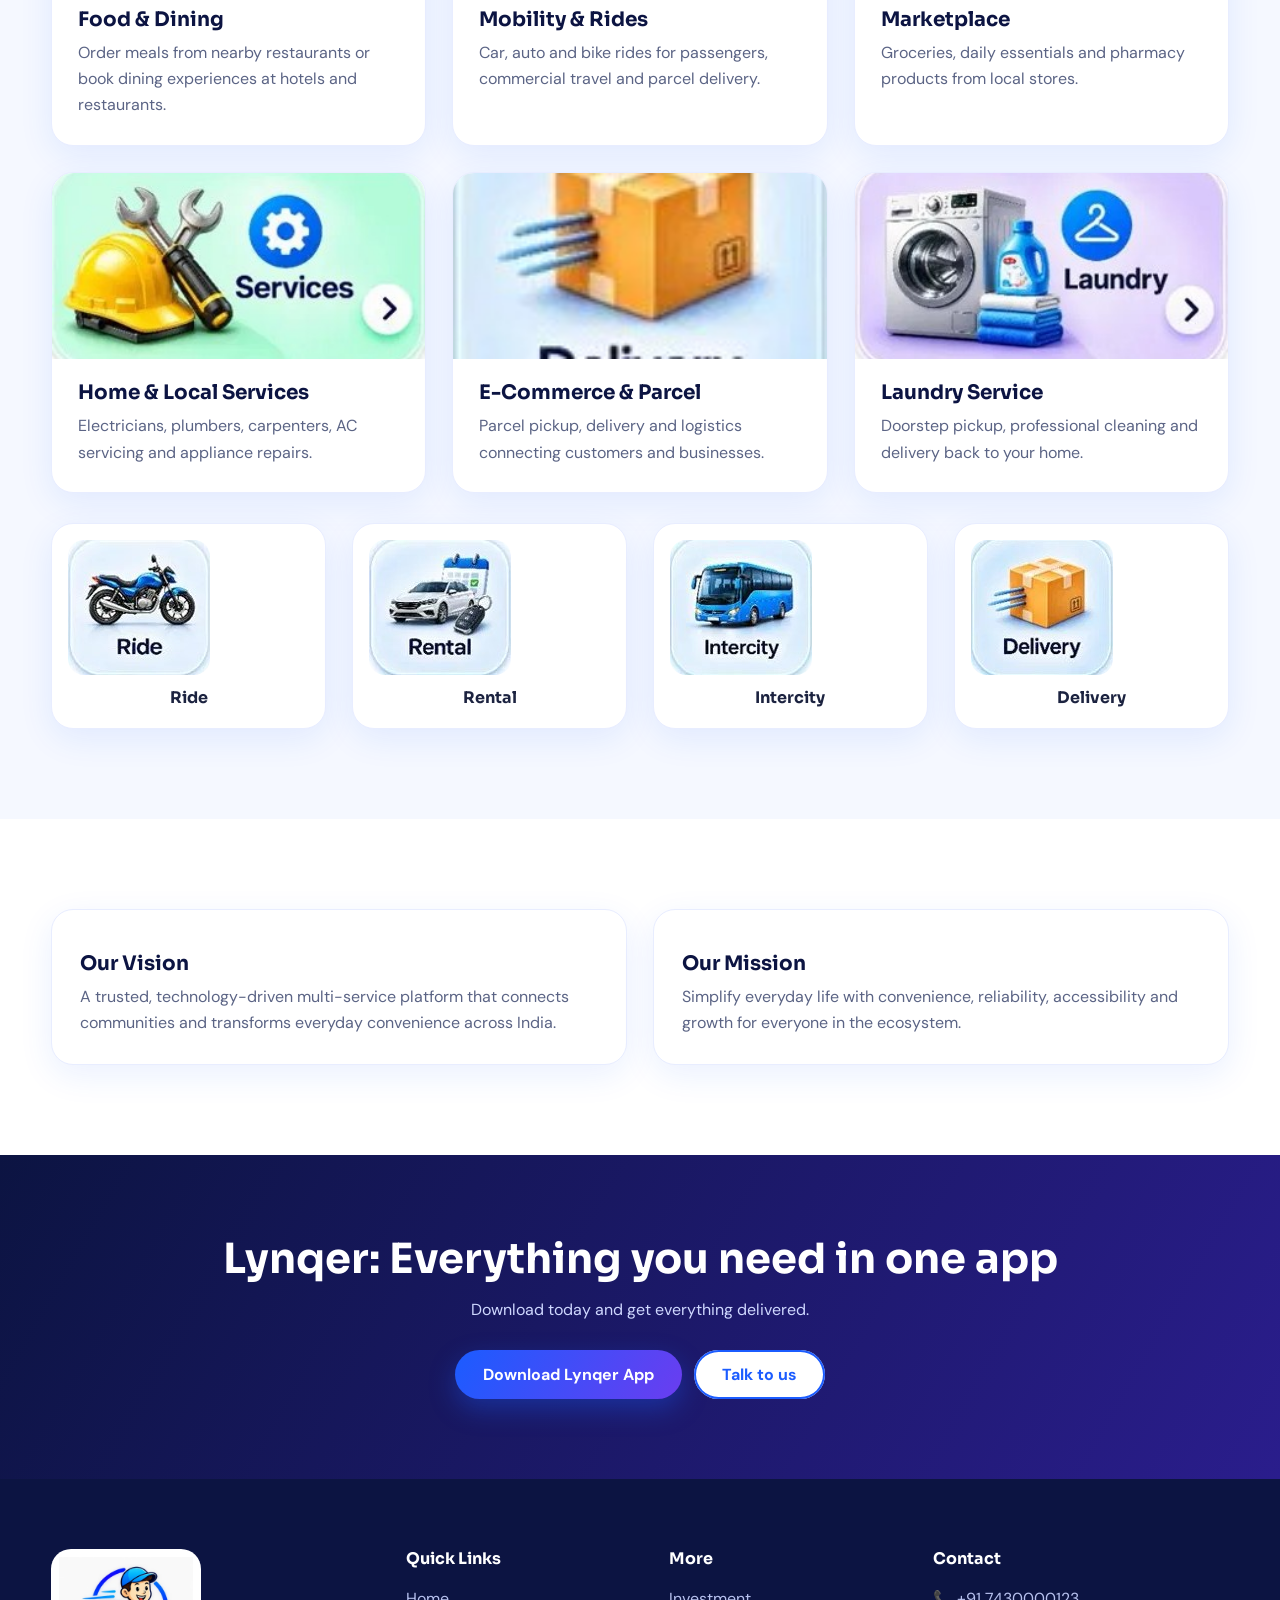
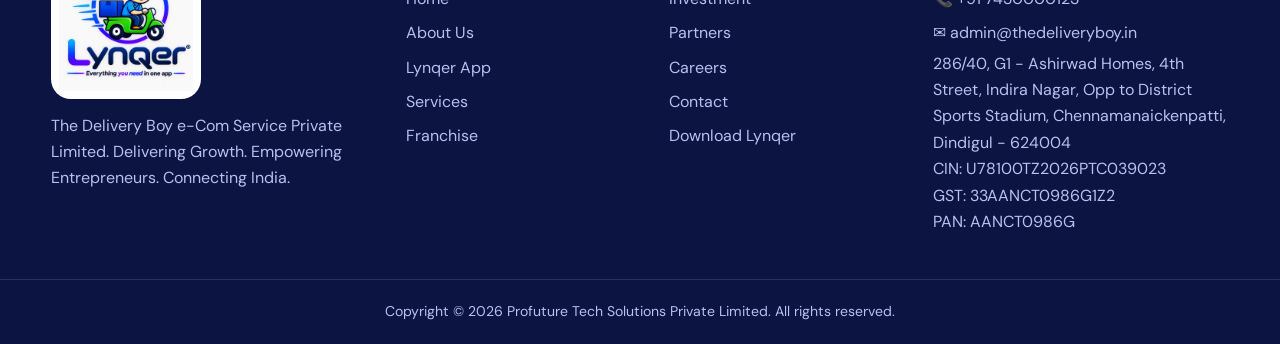
<file: site/lynqer.html>
<!DOCTYPE html><html lang="en"><head><meta charset="utf-8"><meta name="viewport" content="width=device-width,initial-scale=1">
<title>Lynqer App | The Delivery Boy &amp; Lynqer</title><meta name="description" content="Lynqer is an all-in-one multi-service delivery and convenience app.">
<link rel="icon" href="assets/img/favicon.png"><link rel="preconnect" href="https://fonts.googleapis.com"><link rel="preconnect" href="https://fonts.gstatic.com" crossorigin>
<link href="https://fonts.googleapis.com/css2?family=DM+Sans:wght@400;500;700&family=Sora:wght@600;700;800&display=swap" rel="stylesheet">
<link rel="stylesheet" href="css/style.css"></head><body>
<div class="topbar"><div class="wrap"><span>✉ admin@thedeliveryboy.in</span><span>📞 +91 7430000123</span></div></div>
<header><div class="wrap"><a class="brand" href="index.html"><img src="assets/img/logo.png" alt="Lynqer - The Delivery Boy"></a>
<button class="burger" aria-label="Menu">☰</button><nav><ul><li><a href="index.html" class="">Home</a></li><li><a href="about.html" class="">About Us</a></li><li><a href="lynqer.html" class="on">Lynqer App</a></li><li><a href="services.html" class="">Services</a></li><li><a href="franchise.html" class="">Franchise</a></li><li><a href="investment.html" class="">Investment</a></li><li><a href="partners.html" class="">Partners</a></li><li><a href="careers.html" class="">Careers</a></li><li><a href="contact.html" class="">Contact</a></li><li><a class="btn" href="contact.html">Get in touch</a></li></ul></nav></div></header>
<section class="page-hero"><div class="wrap"><h1>Lynqer</h1><p>Everything you need in one app. By The Delivery Boy e-Com Service Pvt Ltd.</p></div></section><section class="sec"><div class="wrap split"><div class="phone-stage"><div class="blob b1"></div><div class="phone"><img src="assets/img/app-home.jpg" alt="Lynqer app"></div></div><div class="rv"><h2>One App. Endless Possibilities.</h2><p style="margin:14px 0;color:var(--mute)">Lynqer makes everyday life simpler, faster and more convenient. From food and groceries to rides, parcels, laundry and home services, everything is in one easy-to-use platform.</p><ul class="ticks"><li>Food &amp; Dining, Marketplace, Services, Laundry</li><li>Ride, Rental, Intercity and Delivery</li><li>Live current-location based services</li><li>Home, Explore, My Rides and Account tabs</li></ul><div class="btns"><a class="btn" href="#">Download App</a><a class="btn ghost" href="contact.html">Ask a question</a></div></div></div></section>
<section class="sec alt"><div class="wrap"><div class="title rv"><h2>Our Services</h2><p>Eight services. One login.</p></div><div class="grid g3"><div class="card svc rv"><img src="assets/img/food.jpg" alt="Food &amp; Dining"><div><h3>Food &amp; Dining</h3><p>Order meals from nearby restaurants or book dining experiences at hotels and restaurants.</p></div></div><div class="card svc rv"><img src="assets/img/ride.jpg" alt="Mobility &amp; Rides"><div><h3>Mobility &amp; Rides</h3><p>Car, auto and bike rides for passengers, commercial travel and parcel delivery.</p></div></div><div class="card svc rv"><img src="assets/img/market.jpg" alt="Marketplace"><div><h3>Marketplace</h3><p>Groceries, daily essentials and pharmacy products from local stores.</p></div></div><div class="card svc rv"><img src="assets/img/services.jpg" alt="Home &amp; Local Services"><div><h3>Home &amp; Local Services</h3><p>Electricians, plumbers, carpenters, AC servicing and appliance repairs.</p></div></div><div class="card svc rv"><img src="assets/img/delivery.jpg" alt="E-Commerce &amp; Parcel"><div><h3>E-Commerce &amp; Parcel</h3><p>Parcel pickup, delivery and logistics connecting customers and businesses.</p></div></div><div class="card svc rv"><img src="assets/img/laundry.jpg" alt="Laundry Service"><div><h3>Laundry Service</h3><p>Doorstep pickup, professional cleaning and delivery back to your home.</p></div></div></div>
<div class="grid g4" style="margin-top:30px"><div class="card mini rv"><img src="assets/img/ride.jpg" alt="Ride"><b>Ride</b></div><div class="card mini rv"><img src="assets/img/rental.jpg" alt="Rental"><b>Rental</b></div><div class="card mini rv"><img src="assets/img/intercity.jpg" alt="Intercity"><b>Intercity</b></div><div class="card mini rv"><img src="assets/img/delivery.jpg" alt="Delivery"><b>Delivery</b></div></div></div></section>
<section class="sec"><div class="wrap grid g2"><div class="card rv"><h3>Our Vision</h3><p>A trusted, technology-driven multi-service platform that connects communities and transforms everyday convenience across India.</p></div><div class="card rv"><h3>Our Mission</h3><p>Simplify everyday life with convenience, reliability, accessibility and growth for everyone in the ecosystem.</p></div></div></section><section class="band"><div class="wrap rv"><h2>Lynqer: Everything you need in one app</h2><p>Download today and get everything delivered.</p><div class="btns" style="justify-content:center"><a class="btn" href="#">Download Lynqer App</a><a class="btn ghost" href="contact.html">Talk to us</a></div></div></section>
<footer><div class="wrap"><div><div class="logo"><img src="assets/img/logo.png" alt="Lynqer"></div><p>The Delivery Boy e-Com Service Private Limited. Delivering Growth. Empowering Entrepreneurs. Connecting India.</p></div>
<div><h4>Quick Links</h4><a href="index.html">Home</a><a href="about.html">About Us</a><a href="lynqer.html">Lynqer App</a><a href="services.html">Services</a><a href="franchise.html">Franchise</a></div>
<div><h4>More</h4><a href="investment.html">Investment</a><a href="partners.html">Partners</a><a href="careers.html">Careers</a><a href="contact.html">Contact</a><a href="#">Download Lynqer</a></div>
<div><h4>Contact</h4><a href="tel:+917430000123">📞 +91 7430000123</a><a href="mailto:admin@thedeliveryboy.in">✉ admin@thedeliveryboy.in</a><p>286/40, G1 - Ashirwad Homes, 4th Street, Indira Nagar, Opp to District Sports Stadium, Chennamanaickenpatti, Dindigul - 624004</p>
<p>CIN: U78100TZ2026PTC039023<br>GST: 33AANCT0986G1Z2<br>PAN: AANCT0986G</p></div></div>
<div class="copy">Copyright © 2026 Profuture Tech Solutions Private Limited. All rights reserved.</div></footer>
<a class="wafloat" href="https://wa.me/917430000123?text=Hi%2C%20I%20want%20to%20know%20more%20about%20Lynqer" target="_blank" rel="noopener" aria-label="WhatsApp">💬</a>
<script src="js/main.js"></script></body></html>
</file>
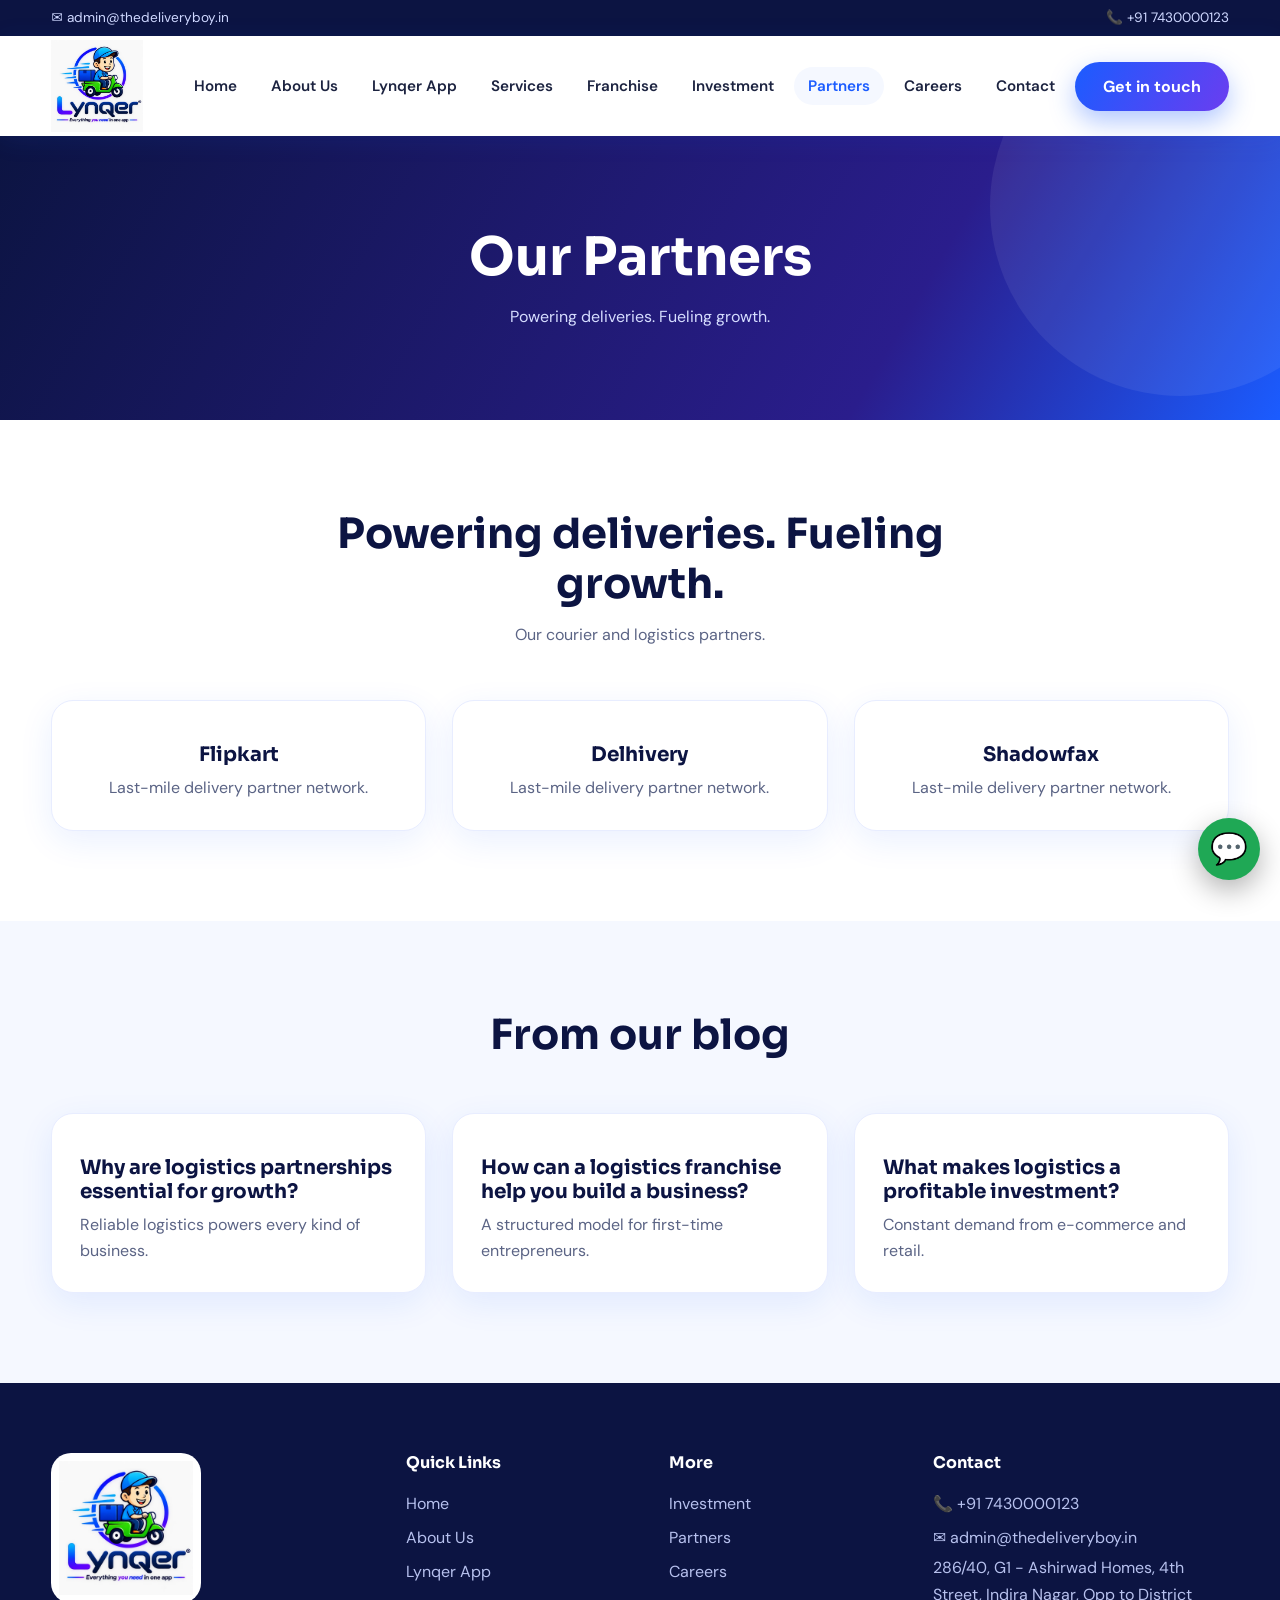
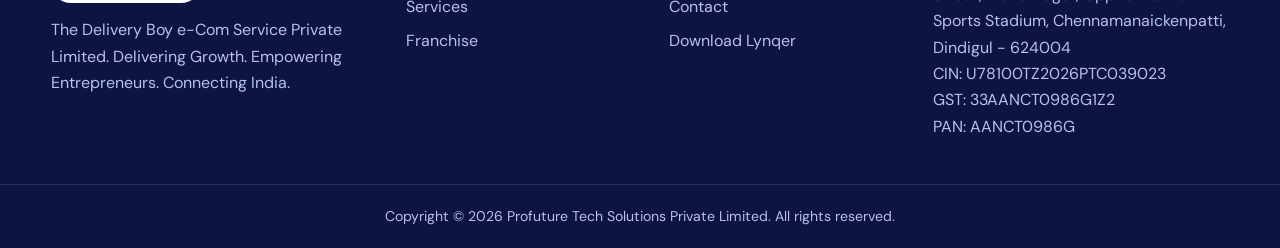
<file: site/partners.html>
<!DOCTYPE html><html lang="en"><head><meta charset="utf-8"><meta name="viewport" content="width=device-width,initial-scale=1">
<title>Partners | The Delivery Boy &amp; Lynqer</title><meta name="description" content="Courier and logistics partners.">
<link rel="icon" href="assets/img/favicon.png"><link rel="preconnect" href="https://fonts.googleapis.com"><link rel="preconnect" href="https://fonts.gstatic.com" crossorigin>
<link href="https://fonts.googleapis.com/css2?family=DM+Sans:wght@400;500;700&family=Sora:wght@600;700;800&display=swap" rel="stylesheet">
<link rel="stylesheet" href="css/style.css"></head><body>
<div class="topbar"><div class="wrap"><span>✉ admin@thedeliveryboy.in</span><span>📞 +91 7430000123</span></div></div>
<header><div class="wrap"><a class="brand" href="index.html"><img src="assets/img/logo.png" alt="Lynqer - The Delivery Boy"></a>
<button class="burger" aria-label="Menu">☰</button><nav><ul><li><a href="index.html" class="">Home</a></li><li><a href="about.html" class="">About Us</a></li><li><a href="lynqer.html" class="">Lynqer App</a></li><li><a href="services.html" class="">Services</a></li><li><a href="franchise.html" class="">Franchise</a></li><li><a href="investment.html" class="">Investment</a></li><li><a href="partners.html" class="on">Partners</a></li><li><a href="careers.html" class="">Careers</a></li><li><a href="contact.html" class="">Contact</a></li><li><a class="btn" href="contact.html">Get in touch</a></li></ul></nav></div></header>
<section class="page-hero"><div class="wrap"><h1>Our Partners</h1><p>Powering deliveries. Fueling growth.</p></div></section><section class="sec"><div class="wrap"><div class="title rv"><h2>Powering deliveries. Fueling growth.</h2><p>Our courier and logistics partners.</p></div><div class="grid g3"><div class="card price rv"><h3>Flipkart</h3><p>Last-mile delivery partner network.</p></div><div class="card price rv"><h3>Delhivery</h3><p>Last-mile delivery partner network.</p></div><div class="card price rv"><h3>Shadowfax</h3><p>Last-mile delivery partner network.</p></div></div></div></section>
<section class="sec alt"><div class="wrap"><div class="title rv"><h2>From our blog</h2><p></p></div><div class="grid g3"><div class="card rv"><h3>Why are logistics partnerships essential for growth?</h3><p>Reliable logistics powers every kind of business.</p></div><div class="card rv"><h3>How can a logistics franchise help you build a business?</h3><p>A structured model for first-time entrepreneurs.</p></div><div class="card rv"><h3>What makes logistics a profitable investment?</h3><p>Constant demand from e-commerce and retail.</p></div></div></div></section>
<footer><div class="wrap"><div><div class="logo"><img src="assets/img/logo.png" alt="Lynqer"></div><p>The Delivery Boy e-Com Service Private Limited. Delivering Growth. Empowering Entrepreneurs. Connecting India.</p></div>
<div><h4>Quick Links</h4><a href="index.html">Home</a><a href="about.html">About Us</a><a href="lynqer.html">Lynqer App</a><a href="services.html">Services</a><a href="franchise.html">Franchise</a></div>
<div><h4>More</h4><a href="investment.html">Investment</a><a href="partners.html">Partners</a><a href="careers.html">Careers</a><a href="contact.html">Contact</a><a href="#">Download Lynqer</a></div>
<div><h4>Contact</h4><a href="tel:+917430000123">📞 +91 7430000123</a><a href="mailto:admin@thedeliveryboy.in">✉ admin@thedeliveryboy.in</a><p>286/40, G1 - Ashirwad Homes, 4th Street, Indira Nagar, Opp to District Sports Stadium, Chennamanaickenpatti, Dindigul - 624004</p>
<p>CIN: U78100TZ2026PTC039023<br>GST: 33AANCT0986G1Z2<br>PAN: AANCT0986G</p></div></div>
<div class="copy">Copyright © 2026 Profuture Tech Solutions Private Limited. All rights reserved.</div></footer>
<a class="wafloat" href="https://wa.me/917430000123?text=Hi%2C%20I%20want%20to%20know%20more%20about%20Lynqer" target="_blank" rel="noopener" aria-label="WhatsApp">💬</a>
<script src="js/main.js"></script></body></html>
</file>
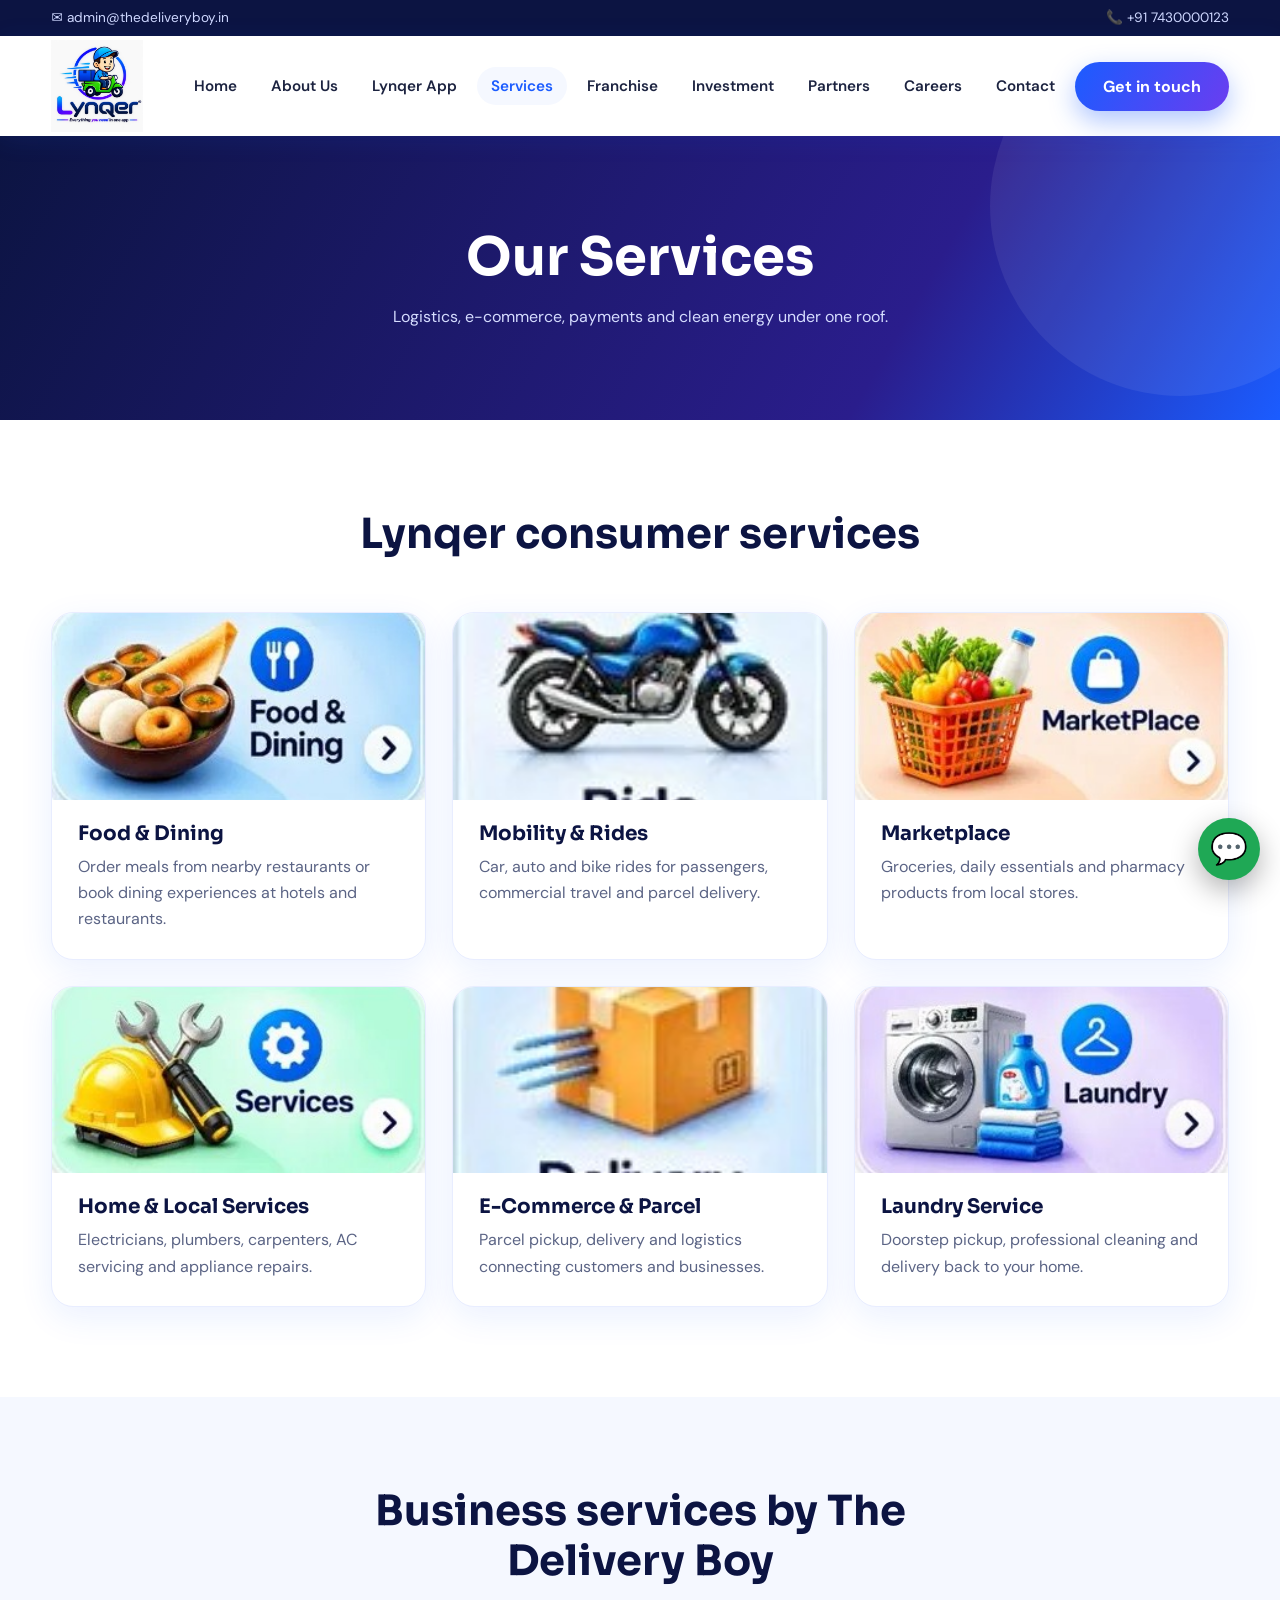
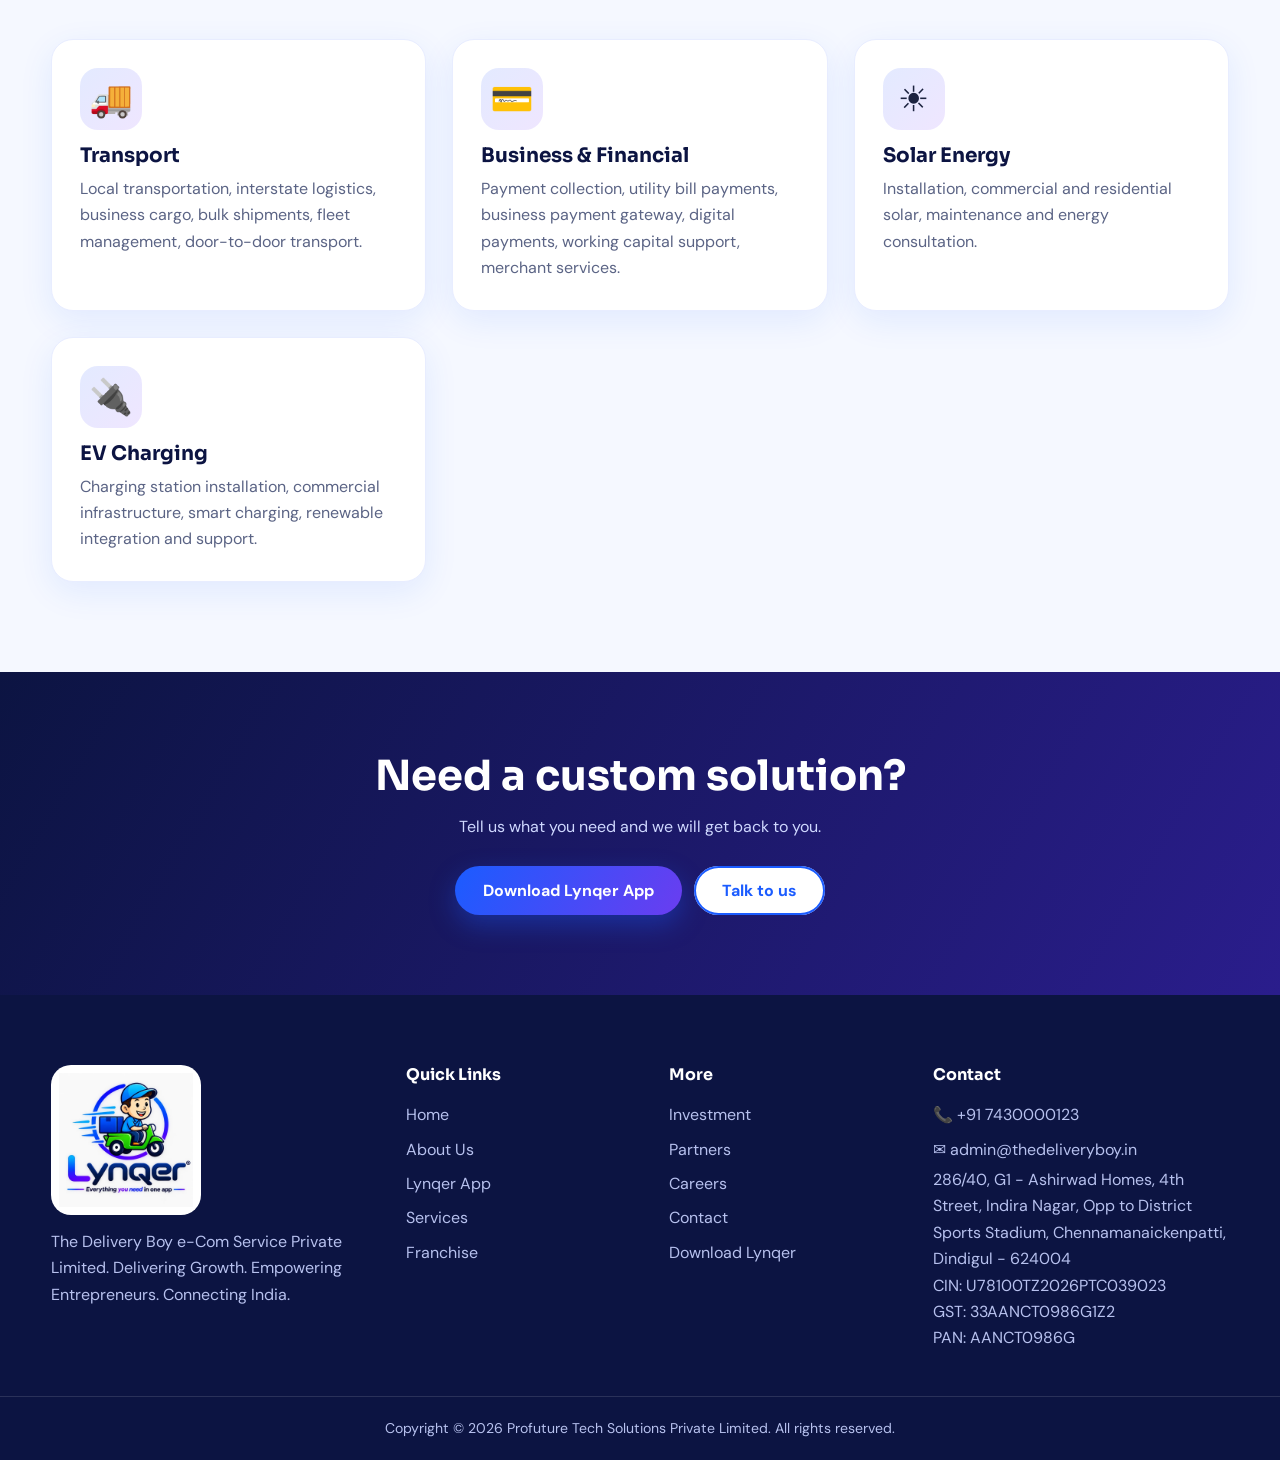
<file: site/services.html>
<!DOCTYPE html><html lang="en"><head><meta charset="utf-8"><meta name="viewport" content="width=device-width,initial-scale=1">
<title>Services | The Delivery Boy &amp; Lynqer</title><meta name="description" content="Logistics, transport, financial and green energy services.">
<link rel="icon" href="assets/img/favicon.png"><link rel="preconnect" href="https://fonts.googleapis.com"><link rel="preconnect" href="https://fonts.gstatic.com" crossorigin>
<link href="https://fonts.googleapis.com/css2?family=DM+Sans:wght@400;500;700&family=Sora:wght@600;700;800&display=swap" rel="stylesheet">
<link rel="stylesheet" href="css/style.css"></head><body>
<div class="topbar"><div class="wrap"><span>✉ admin@thedeliveryboy.in</span><span>📞 +91 7430000123</span></div></div>
<header><div class="wrap"><a class="brand" href="index.html"><img src="assets/img/logo.png" alt="Lynqer - The Delivery Boy"></a>
<button class="burger" aria-label="Menu">☰</button><nav><ul><li><a href="index.html" class="">Home</a></li><li><a href="about.html" class="">About Us</a></li><li><a href="lynqer.html" class="">Lynqer App</a></li><li><a href="services.html" class="on">Services</a></li><li><a href="franchise.html" class="">Franchise</a></li><li><a href="investment.html" class="">Investment</a></li><li><a href="partners.html" class="">Partners</a></li><li><a href="careers.html" class="">Careers</a></li><li><a href="contact.html" class="">Contact</a></li><li><a class="btn" href="contact.html">Get in touch</a></li></ul></nav></div></header>
<section class="page-hero"><div class="wrap"><h1>Our Services</h1><p>Logistics, e-commerce, payments and clean energy under one roof.</p></div></section><section class="sec"><div class="wrap"><div class="title rv"><h2>Lynqer consumer services</h2><p></p></div><div class="grid g3"><div class="card svc rv"><img src="assets/img/food.jpg" alt="Food &amp; Dining"><div><h3>Food &amp; Dining</h3><p>Order meals from nearby restaurants or book dining experiences at hotels and restaurants.</p></div></div><div class="card svc rv"><img src="assets/img/ride.jpg" alt="Mobility &amp; Rides"><div><h3>Mobility &amp; Rides</h3><p>Car, auto and bike rides for passengers, commercial travel and parcel delivery.</p></div></div><div class="card svc rv"><img src="assets/img/market.jpg" alt="Marketplace"><div><h3>Marketplace</h3><p>Groceries, daily essentials and pharmacy products from local stores.</p></div></div><div class="card svc rv"><img src="assets/img/services.jpg" alt="Home &amp; Local Services"><div><h3>Home &amp; Local Services</h3><p>Electricians, plumbers, carpenters, AC servicing and appliance repairs.</p></div></div><div class="card svc rv"><img src="assets/img/delivery.jpg" alt="E-Commerce &amp; Parcel"><div><h3>E-Commerce &amp; Parcel</h3><p>Parcel pickup, delivery and logistics connecting customers and businesses.</p></div></div><div class="card svc rv"><img src="assets/img/laundry.jpg" alt="Laundry Service"><div><h3>Laundry Service</h3><p>Doorstep pickup, professional cleaning and delivery back to your home.</p></div></div></div></div></section>
<section class="sec alt"><div class="wrap"><div class="title rv"><h2>Business services by The Delivery Boy</h2><p></p></div><div class="grid g3">
<div class="card rv"><div class="ico">🚚</div><h3>Transport</h3><p>Local transportation, interstate logistics, business cargo, bulk shipments, fleet management, door-to-door transport.</p></div>
<div class="card rv"><div class="ico">💳</div><h3>Business &amp; Financial</h3><p>Payment collection, utility bill payments, business payment gateway, digital payments, working capital support, merchant services.</p></div>
<div class="card rv"><div class="ico">☀️</div><h3>Solar Energy</h3><p>Installation, commercial and residential solar, maintenance and energy consultation.</p></div>
<div class="card rv"><div class="ico">🔌</div><h3>EV Charging</h3><p>Charging station installation, commercial infrastructure, smart charging, renewable integration and support.</p></div></div></div></section><section class="band"><div class="wrap rv"><h2>Need a custom solution?</h2><p>Tell us what you need and we will get back to you.</p><div class="btns" style="justify-content:center"><a class="btn" href="#">Download Lynqer App</a><a class="btn ghost" href="contact.html">Talk to us</a></div></div></section>
<footer><div class="wrap"><div><div class="logo"><img src="assets/img/logo.png" alt="Lynqer"></div><p>The Delivery Boy e-Com Service Private Limited. Delivering Growth. Empowering Entrepreneurs. Connecting India.</p></div>
<div><h4>Quick Links</h4><a href="index.html">Home</a><a href="about.html">About Us</a><a href="lynqer.html">Lynqer App</a><a href="services.html">Services</a><a href="franchise.html">Franchise</a></div>
<div><h4>More</h4><a href="investment.html">Investment</a><a href="partners.html">Partners</a><a href="careers.html">Careers</a><a href="contact.html">Contact</a><a href="#">Download Lynqer</a></div>
<div><h4>Contact</h4><a href="tel:+917430000123">📞 +91 7430000123</a><a href="mailto:admin@thedeliveryboy.in">✉ admin@thedeliveryboy.in</a><p>286/40, G1 - Ashirwad Homes, 4th Street, Indira Nagar, Opp to District Sports Stadium, Chennamanaickenpatti, Dindigul - 624004</p>
<p>CIN: U78100TZ2026PTC039023<br>GST: 33AANCT0986G1Z2<br>PAN: AANCT0986G</p></div></div>
<div class="copy">Copyright © 2026 Profuture Tech Solutions Private Limited. All rights reserved.</div></footer>
<a class="wafloat" href="https://wa.me/917430000123?text=Hi%2C%20I%20want%20to%20know%20more%20about%20Lynqer" target="_blank" rel="noopener" aria-label="WhatsApp">💬</a>
<script src="js/main.js"></script></body></html>
</file>
<file: site/css/style.css>
:root{--blue:#1b5cff;--violet:#6a3df0;--navy:#0c1442;--green:#3fc21f;--bg:#f5f8ff;--ink:#1c2340;--mute:#5b6485;--r:22px}
*{box-sizing:border-box;margin:0;padding:0}html{scroll-behavior:smooth}
body{font-family:'DM Sans',system-ui,sans-serif;color:var(--ink);background:#fff;line-height:1.65;overflow-x:hidden}
h1,h2,h3,h4{font-family:'Sora',sans-serif;line-height:1.2;color:var(--navy)}
img{max-width:100%;display:block}a{color:inherit;text-decoration:none}
:focus-visible{outline:3px solid var(--violet);outline-offset:3px}
.wrap{width:min(1180px,92%);margin:auto}.sec{padding:90px 0}.alt{background:var(--bg)}
.topbar{background:var(--navy);color:#cfd8ff;font-size:.85rem;padding:7px 0}
.topbar .wrap{display:flex;justify-content:space-between;gap:10px;flex-wrap:wrap}
header{position:sticky;top:0;z-index:50;background:rgba(255,255,255,.94);backdrop-filter:blur(12px);box-shadow:0 4px 24px rgba(27,92,255,.1)}
header .wrap{display:flex;align-items:center;justify-content:space-between;min-height:100px}
.brand img{height:92px;width:auto;transition:transform .3s}.brand:hover img{transform:scale(1.05)}
nav ul{display:flex;gap:6px;list-style:none;align-items:center}
nav a{padding:9px 14px;border-radius:99px;font-weight:600;font-size:.95rem;transition:.25s}
nav a:hover,nav a.on{background:var(--bg);color:var(--blue)}
.btn{display:inline-flex;align-items:center;gap:8px;padding:14px 28px;border-radius:99px;font-weight:700;border:0;cursor:pointer;font:700 1rem 'DM Sans';transition:.3s;background:linear-gradient(120deg,var(--blue),var(--violet));color:#fff;box-shadow:0 10px 26px rgba(27,92,255,.35)}
.btn:hover{transform:translateY(-3px);box-shadow:0 16px 34px rgba(106,61,240,.4)}
.btn.ghost{background:#fff;color:var(--blue);box-shadow:inset 0 0 0 2px var(--blue)}.btn.wa{background:#1fa855;box-shadow:0 10px 26px rgba(31,168,85,.35)}
.burger{display:none;background:none;border:0;font-size:2rem;cursor:pointer;color:var(--navy)}
.hero{background:radial-gradient(circle at 85% 20%,#dfe6ff,transparent 55%),linear-gradient(180deg,#eef3ff,#fff);position:relative;overflow:hidden;padding:70px 0 90px}
.hero .wrap{display:grid;grid-template-columns:1.1fr .9fr;gap:40px;align-items:center}
.hero h1{font-size:clamp(2.3rem,5vw,4rem);margin-bottom:18px}
.grad{background:linear-gradient(120deg,var(--blue),var(--violet));-webkit-background-clip:text;background-clip:text;color:transparent}
.hero p{font-size:1.15rem;color:var(--mute);max-width:560px;margin-bottom:28px}.cta{display:flex;gap:14px;flex-wrap:wrap}
.stats{display:flex;gap:34px;margin-top:38px;flex-wrap:wrap}.stats b{font:800 1.9rem Sora;color:var(--blue);display:block}.stats span{color:var(--mute);font-size:.9rem}
.phone-stage{position:relative;display:grid;place-items:center;min-height:560px}
.phone{width:min(300px,70%);border-radius:38px;border:9px solid var(--navy);box-shadow:0 40px 80px rgba(12,20,66,.35);overflow:hidden;animation:float 5s ease-in-out infinite;background:#fff}
.blob{position:absolute;border-radius:50%;filter:blur(2px);opacity:.55;animation:float 7s ease-in-out infinite}
.b1{width:260px;height:260px;background:#c9d6ff;top:10px;right:0}.b2{width:150px;height:150px;background:#c7f2b9;bottom:30px;left:10px;animation-delay:-3s}
.chip{position:absolute;background:#fff;border-radius:16px;padding:10px 16px;font-weight:700;font-size:.9rem;box-shadow:0 14px 34px rgba(12,20,66,.18);animation:float 4s ease-in-out infinite}
.c1{top:70px;left:0}.c2{bottom:110px;right:-4px;animation-delay:-2s}.c3{top:240px;right:-10px;animation-delay:-1s}
@keyframes float{50%{transform:translateY(-16px)}}
.rider{position:absolute;bottom:18px;left:-140px;width:110px;animation:ride 12s linear infinite}
@keyframes ride{to{left:110%}}
.title{max-width:680px;margin:0 auto 52px;text-align:center}.title h2{font-size:clamp(1.8rem,3.5vw,2.6rem);margin-bottom:12px}.title p{color:var(--mute)}
.grid{display:grid;gap:26px}.g3{grid-template-columns:repeat(3,1fr)}.g4{grid-template-columns:repeat(4,1fr)}.g2{grid-template-columns:repeat(2,1fr)}
.card{background:#fff;border-radius:var(--r);padding:28px;box-shadow:0 10px 34px rgba(27,92,255,.09);transition:.35s;border:1px solid #e8edff}
.card:hover{transform:translateY(-8px);box-shadow:0 22px 48px rgba(106,61,240,.2)}
.card h3{font-size:1.25rem;margin:14px 0 8px}.card p{color:var(--mute)}
.ico{font-size:2.2rem;width:62px;height:62px;display:grid;place-items:center;border-radius:18px;background:linear-gradient(135deg,#e3eaff,#efe6ff)}
.svc{padding:0;overflow:hidden}.svc img{width:100%;aspect-ratio:2/1;object-fit:cover;transition:transform .6s}.svc:hover img{transform:scale(1.08)}.svc div{padding:22px 26px 26px}.svc h3{margin-top:0}
.mini{text-align:center;padding:16px}.mini img{border-radius:16px;margin-bottom:10px}.mini b{font-family:Sora}
.split{display:grid;grid-template-columns:1fr 1fr;gap:56px;align-items:center}.split img.big{border-radius:28px;box-shadow:0 24px 60px rgba(12,20,66,.2)}
.ticks{list-style:none;margin:18px 0}.ticks li{padding:7px 0 7px 34px;position:relative}.ticks li:before{content:"✓";position:absolute;left:0;width:24px;height:24px;border-radius:50%;background:var(--green);color:#fff;text-align:center;font-size:.8rem;line-height:24px}
.band{background:linear-gradient(120deg,var(--navy),#2a1d8c);color:#fff;text-align:center;padding:80px 0;position:relative;overflow:hidden}
.band h2{color:#fff;margin-bottom:12px;font-size:clamp(1.8rem,3.5vw,2.6rem)}.band p{color:#cfd8ff;margin-bottom:26px}
.marquee{overflow:hidden;background:#fff;padding:22px 0;border-block:1px solid #e8edff}.marquee div{display:flex;gap:60px;width:max-content;animation:slide 26s linear infinite;font:700 1.2rem Sora;color:#8f9ac4}
@keyframes slide{to{transform:translateX(-50%)}}
.page-hero{background:linear-gradient(120deg,var(--navy),#2a1d8c 70%,var(--blue));color:#fff;padding:90px 0;text-align:center;position:relative;overflow:hidden}
.page-hero h1{color:#fff;font-size:clamp(2rem,4.5vw,3.3rem)}.page-hero p{color:#d6ddff;max-width:640px;margin:14px auto 0}
.page-hero:after{content:"";position:absolute;width:380px;height:380px;border-radius:50%;background:rgba(255,255,255,.07);right:-90px;top:-120px}
.price{text-align:center}.price .amt{font:800 2.3rem Sora;color:var(--blue)}.price.hot{border:2px solid var(--violet);transform:scale(1.04)}
form{display:grid;gap:14px}input,select,textarea{width:100%;padding:14px 16px;border:1.5px solid #d6defa;border-radius:14px;font:1rem 'DM Sans';background:#fff;transition:.2s}
input:focus,select:focus,textarea:focus{border-color:var(--violet);box-shadow:0 0 0 4px rgba(106,61,240,.14);outline:0}
.msg{padding:12px 16px;border-radius:12px;background:#e6f8e0;color:#1d6b0a;display:none;font-weight:600}.msg.err{background:#ffe5e5;color:#a11}
.btns{display:flex;gap:12px;flex-wrap:wrap}.store{height:54px;width:auto}
footer{background:var(--navy);color:#b7c1ee;padding:70px 0 0}footer .wrap{display:grid;grid-template-columns:1.4fr 1fr 1fr 1.3fr;gap:36px}
footer h4{color:#fff;margin-bottom:14px}footer a{display:block;padding:4px 0;transition:.2s}footer a:hover{color:#fff;padding-left:6px}
footer .logo{background:#fff;border-radius:20px;padding:8px;width:150px;margin-bottom:14px}
.copy{border-top:1px solid rgba(255,255,255,.12);margin-top:44px;padding:20px 0;text-align:center;font-size:.88rem}
.wafloat{position:fixed;right:20px;bottom:20px;z-index:60;width:62px;height:62px;border-radius:50%;background:#1fa855;display:grid;place-items:center;font-size:1.9rem;box-shadow:0 10px 28px rgba(0,0,0,.3);animation:pulse 2s infinite}
@keyframes pulse{0%{box-shadow:0 0 0 0 rgba(31,168,85,.6)}100%{box-shadow:0 0 0 22px rgba(31,168,85,0)}}
.rv{opacity:0;transform:translateY(30px);transition:.8s}.rv.in{opacity:1;transform:none}
@media(max-width:980px){.hero .wrap,.split{grid-template-columns:1fr}.g3,.g4{grid-template-columns:1fr 1fr}footer .wrap{grid-template-columns:1fr 1fr}
.burger{display:block}nav{position:absolute;top:100%;left:0;right:0;background:#fff;max-height:0;overflow:hidden;transition:.4s;box-shadow:0 20px 30px rgba(0,0,0,.1)}nav.open{max-height:520px}nav ul{flex-direction:column;padding:16px;align-items:stretch}.brand img{height:76px}.phone-stage{min-height:480px}}
@media(max-width:600px){.g2,.g3,.g4,footer .wrap{grid-template-columns:1fr}.sec{padding:60px 0}.topbar .wrap{justify-content:center}.price.hot{transform:none}}
@media(prefers-reduced-motion:reduce){*{animation:none!important;transition:none!important}.rv{opacity:1;transform:none}}
</file>
